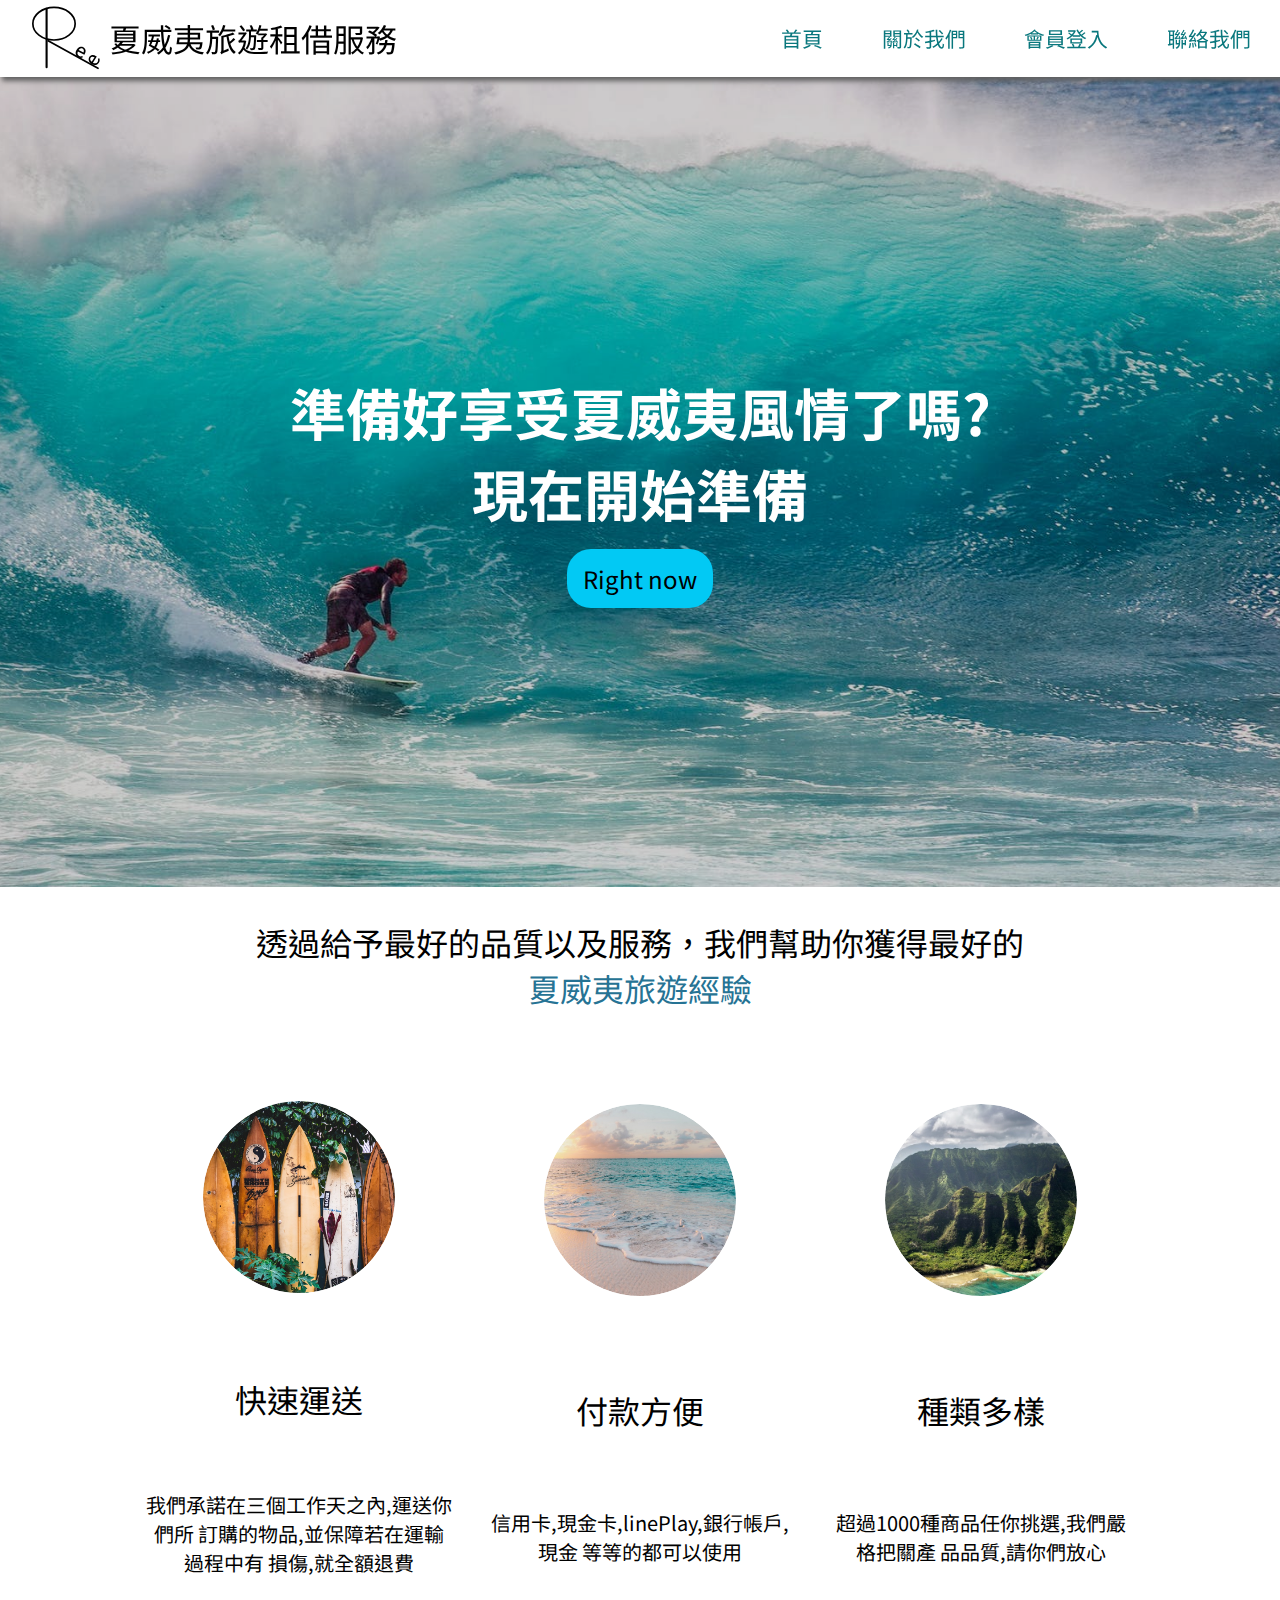
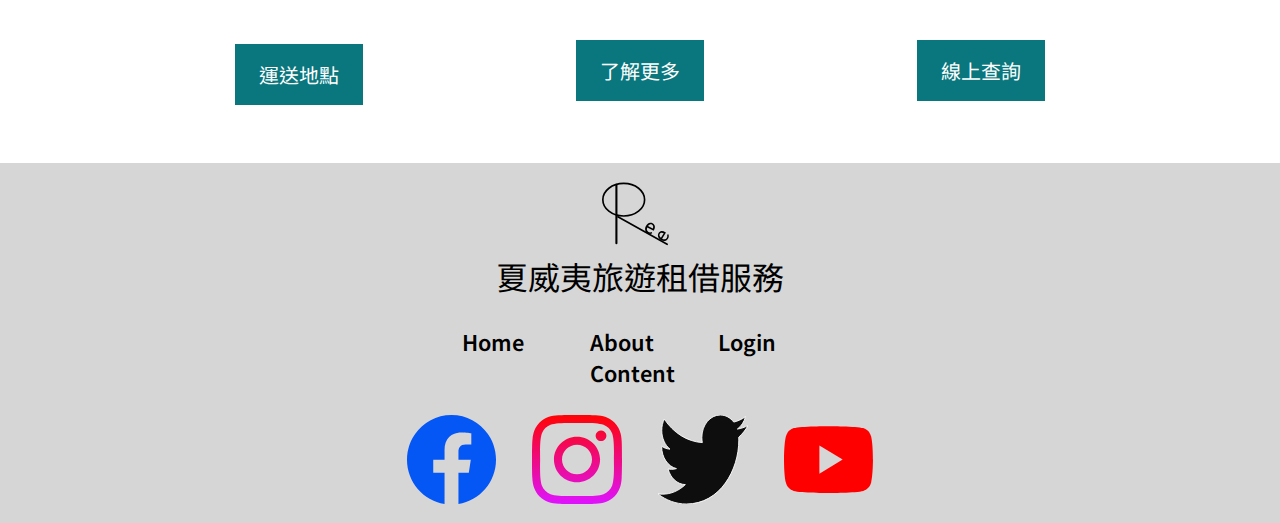
<file: project3/project2/index.html>
<!DOCTYPE html>
<html lang="zh">
<head>
    <meta charset="UTF-8">
    <meta http-equiv="X-UA-Compatible" content="IE=edge">
    <meta name="viewport" content="width=device-width, initial-scale=1.0">
    <title>夏威夷租借服務 | 夏威夷最方便快速的旅遊出租服務網站</title>
    <meta name="description" content="我們提供夏威夷旅遊出租服務，例如:衝浪板 帳篷 車子等等">
    <meta name="robots" content="index , follow">
    <!-- google font setting -->
    <link rel="preconnect" href="https://fonts.googleapis.com">
    <link rel="preconnect" href="https://fonts.gstatic.com" crossorigin>
    <link href="https://fonts.googleapis.com/css2?family=Noto+Sans+TC&display=swap" rel="stylesheet">
    <link rel="stylesheet" href="./style/style.css">
</head>
<body>
    <!-- header -->
    <header>
        <div class="logo">
            <img src="./Timg/Icons/black logo.svg" alt="Logo">
            <h1>夏威夷旅遊租借服務</h1>
        </div>

        <nav>
            <ul>
                <li><a href="#">首頁</a></li>
                <li><a href="#">關於我們</a></li>
                <li><a href="#">會員登入</a></li>
                <li><a href="#">聯絡我們</a></li>
            </ul>
        </nav>
    </header>

    <!-- image part of the first page -->
    <main>
        <section class="backImage">
            <div class="filter"></div>
            <h3>準備好享受夏威夷風情了嗎?<br/>
                現在開始準備
            </h3>
            <button class='start'>Right now</button>
        </section>


    <!-- second page -->
    <section class="second">
        <h2>透過給予最好的品質以及服務，我們幫助你獲得最好的<br/>
            <span style="color: #267394">夏威夷旅遊經驗</span></h2>

        <section class="cards">
            <div class="card">
                <div class="image-container">
                    <img
                    src="./Timg/Pictures/tatonomusic-FFCgotROOTY-unsplash.jpg" 
                    alt="pic"
                    title="夏威夷景色"
                   >
                </div>
                <h4>快速運送</h4>
                <p>我們承諾在三個工作天之內,運送你們所
                    訂購的物品,並保障若在運輸過程中有
                    損傷,就全額退費</p>
                <a href="#">運送地點</a>
            </div>

            <div class="card">
                <div class="image-container">
                    <img src="./Timg/Pictures/sean-o-KMn4VEeEPR8-unsplash.jpg" alt="pic"
                    title="夏威夷海灘">
                </div>
                <h4>付款方便</h4>
                <p>信用卡,現金卡,linePlay,銀行帳戶,現金
                   等等的都可以使用</p>
                <a href="#">了解更多</a>
            </div>

            <div class="card">
                <div class="image-container">
                    <img src="./Timg/Pictures/braden-jarvis-prSogOoFmkw-unsplash.jpg" alt="pic"
                    title="衝浪板">
                </div>
                <h4>種類多樣</h4>
                <p>超過1000種商品任你挑選,我們嚴格把關產
                    品品質,請你們放心</p>
                <a href="#">線上查詢</a>
            </div>
        </section>
    </section>


    <!-- thired page -->
    <footer>
        <div class="logo">
            <img src="./Timg/Icons/black logo.svg" alt="Logo">
            <h1>夏威夷旅遊租借服務</h1>
        </div>

        <nav>
            <ul>
                <li><a href="#">Home</a></li>
                <li><a href="#">About</a></li>
                <li><a href="#">Login</a></li>
                <li><a href="#">Content</a></li>
            </ul>
        </nav>

        <section class="links">
            <a href="https://www.facebook.com/"><img src="./Timg/Icons/facebook.svg" alt="facebook"></a>
            <a href="https://www.instagram.com/"><img src="./Timg/Icons/instagram.svg" alt="Instagram"></a>
            <a href="https://twitter.com/"><img src="./Timg/Icons/twitter.svg" alt="twitter"></a>
            <a href="https://www.youtube.com/"><img src="./Timg/Icons/youtube.svg" alt="youtube"></a>
        </section>
    </footer>
</body>
</html>
</file>
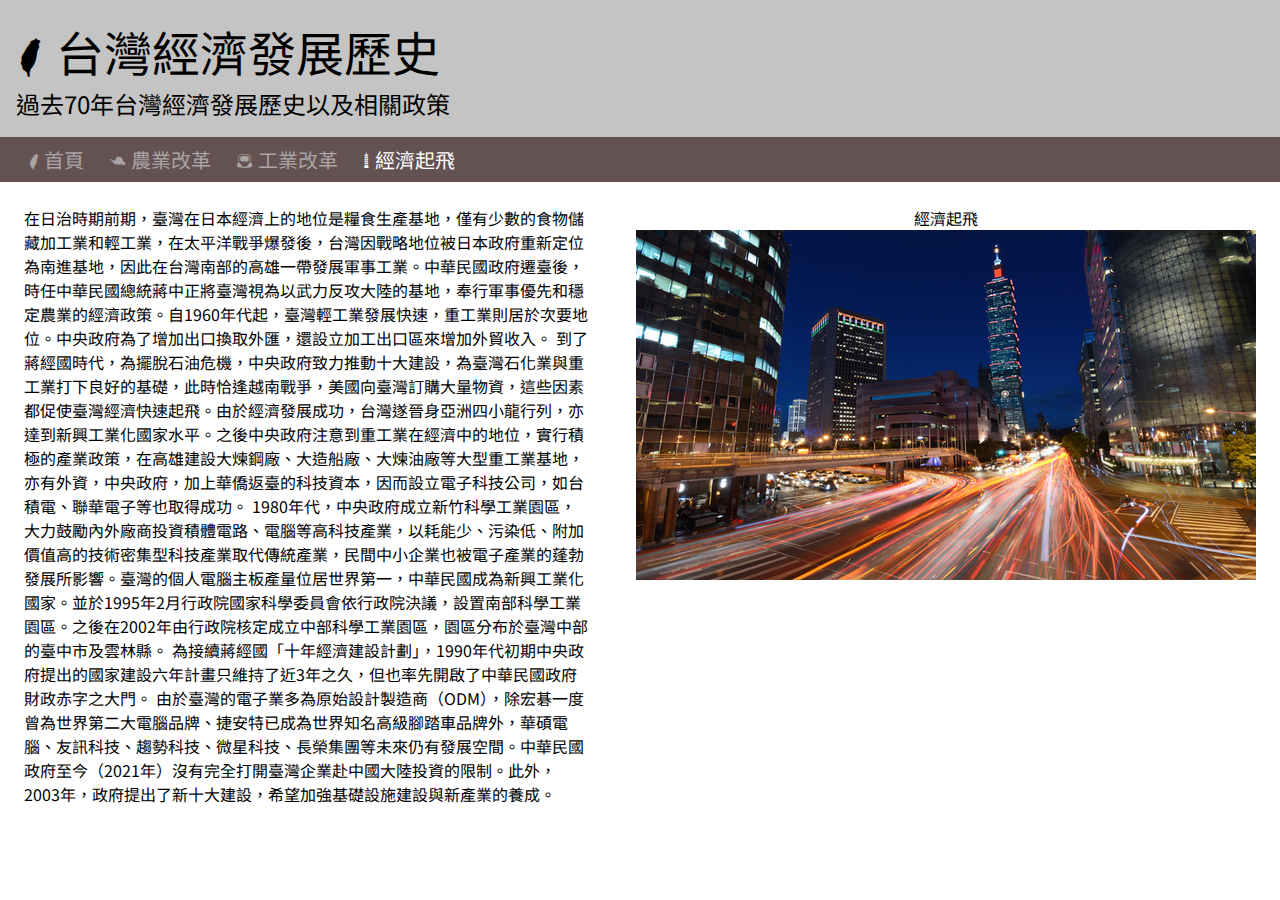
<file: project3/project1/fourth.html>
<!DOCTYPE html>
<html lang="zh-Hant">
<head>
    <meta charset="UTF-8">
    <meta http-equiv="X-UA-Compatible" content="IE=edge">
    <meta name="viewport" content="width=device-width, initial-scale=1.0">
    <title>台灣發展歷史網頁</title>
    <meta name="description" content="此網站介紹台灣過去70年的經濟發展與相關政策">
    <link rel="stylesheet" href="./style.css">
    <link rel="stylesheet" href="./TWicon/twicon.css">
    <link rel="preconnect" href="https://fonts.googleapis.com">
    <!-- google font字體 -->
    <link rel="preconnect" href="https://fonts.gstatic.com" crossorigin>
    <link href="https://fonts.googleapis.com/css2?family=Noto+Sans+TC:wght@300&display=swap" rel="stylesheet">
</head>
<body>
    <!-- 標籤 -->
    <header>
        <h1 class="headerTitle"><i class="twicon-main-island"></i>
            台灣經濟發展歷史
        </h1>
        <h3 class="headerText">過去70年台灣經濟發展歷史以及相關政策</h3>
    </header>
    
    <!-- 導覽列 -->
    <nav>
        <ul>
            <li><a href="index.html" ><i class="twicon-main-island"></i>
             首頁</a></li>
            <li><a href="second.html"><i class="twicon-gueishan-island"></i>
             農業改革</a></li>
            <li><a href="thired.html"><i class="twicon-high-speed-rail"></i>
             工業改革</a></li>
            <li><a class="active" href="fourth.html"><i class="twicon-taipei101"></i>
             經濟起飛</a></li>
        </ul>
    </nav>
    <!-- 主要內容 -->
    <main>
        <section class="left">
            <p> 在日治時期前期，臺灣在日本經濟上的地位是糧食生產基地，僅有少數的食物儲藏加工業和輕工業，在太平洋戰爭爆發後，台灣因戰略地位被日本政府重新定位為南進基地，因此在台灣南部的高雄一帶發展軍事工業。中華民國政府遷臺後，時任中華民國總統蔣中正將臺灣視為以武力反攻大陸的基地，奉行軍事優先和穩定農業的經濟政策。自1960年代起，臺灣輕工業發展快速，重工業則居於次要地位。中央政府為了增加出口換取外匯，還設立加工出口區來增加外貿收入。

                到了蔣經國時代，為擺脫石油危機，中央政府致力推動十大建設，為臺灣石化業與重工業打下良好的基礎，此時恰逢越南戰爭，美國向臺灣訂購大量物資，這些因素都促使臺灣經濟快速起飛。由於經濟發展成功，台灣遂晉身亞洲四小龍行列，亦達到新興工業化國家水平。之後中央政府注意到重工業在經濟中的地位，實行積極的產業政策，在高雄建設大煉鋼廠、大造船廠、大煉油廠等大型重工業基地，亦有外資，中央政府，加上華僑返臺的科技資本，因而設立電子科技公司，如台積電、聯華電子等也取得成功。
                
                1980年代，中央政府成立新竹科學工業園區，大力鼓勵內外廠商投資積體電路、電腦等高科技產業，以耗能少、污染低、附加價值高的技術密集型科技產業取代傳統產業，民間中小企業也被電子產業的蓬勃發展所影響。臺灣的個人電腦主板產量位居世界第一，中華民國成為新興工業化國家。並於1995年2月行政院國家科學委員會依行政院決議，設置南部科學工業園區。之後在2002年由行政院核定成立中部科學工業園區，園區分布於臺灣中部的臺中市及雲林縣。
                
                為接續蔣經國「十年經濟建設計劃」，1990年代初期中央政府提出的國家建設六年計畫只維持了近3年之久，但也率先開啟了中華民國政府財政赤字之大門。
                
                由於臺灣的電子業多為原始設計製造商（ODM），除宏碁一度曾為世界第二大電腦品牌、捷安特已成為世界知名高級腳踏車品牌外，華碩電腦、友訊科技、趨勢科技、微星科技、長榮集團等未來仍有發展空間。中華民國政府至今（2021年）沒有完全打開臺灣企業赴中國大陸投資的限制。此外，2003年，政府提出了新十大建設，希望加強基礎設施建設與新產業的養成。
                </p>
        </section>
        <section class="right">
            <h4>經濟起飛</h4>
            <div>
                <img src="./33dd91eb-c880-ab55-ad87-423573ec88f0_620.jpg" alt="經濟起飛">
            </div>
        </section>
    </main>
</body>
</html>
</file>
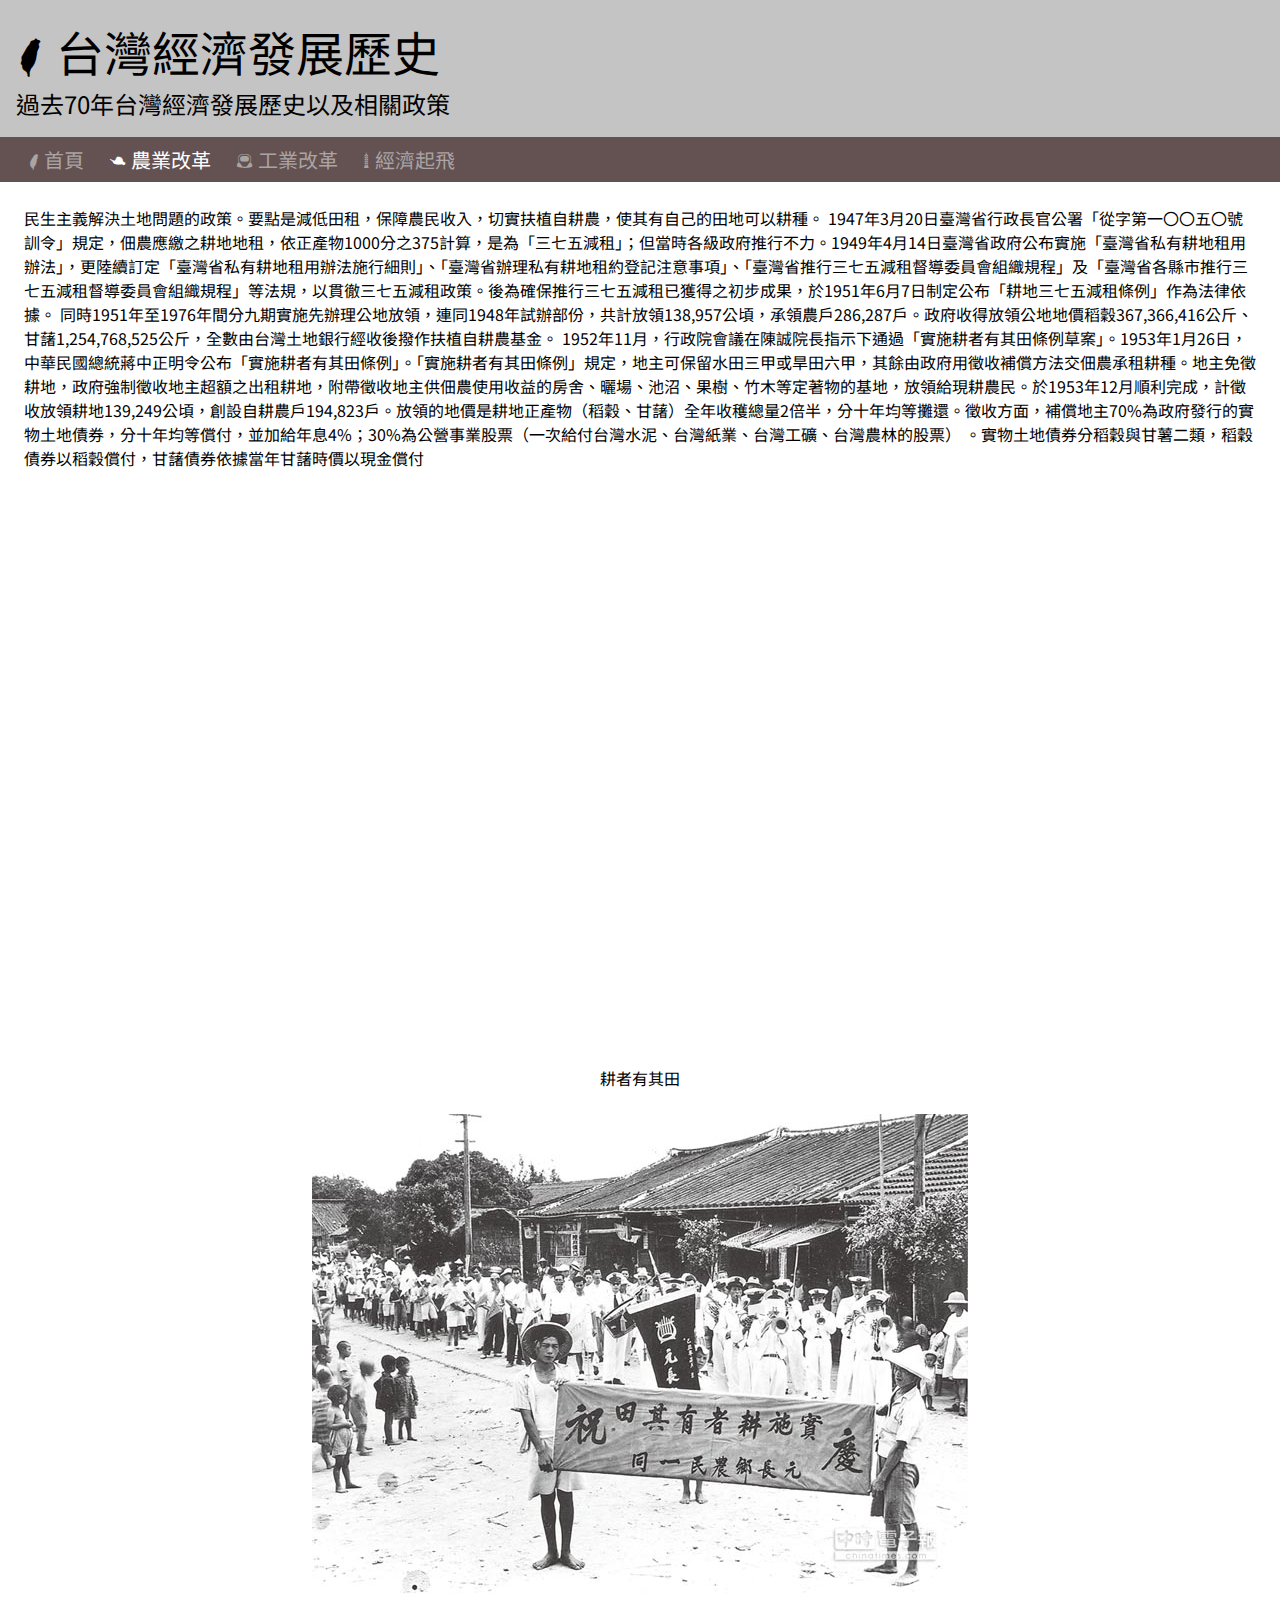
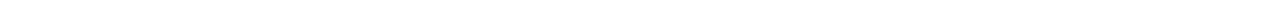
<file: project3/project1/second.html>
<!DOCTYPE html>
<html lang="zh-Hant">
<head>
    <meta charset="UTF-8">
    <meta http-equiv="X-UA-Compatible" content="IE=edge">
    <meta name="viewport" content="width=device-width, initial-scale=1.0">
    <title>台灣發展歷史網頁</title>
    <meta name="description" content="此網站介紹台灣過去70年的經濟發展與相關政策">
    <link rel="stylesheet" href="./style.css">
    <link rel="stylesheet" href="./TWicon/twicon.css">
    <link rel="preconnect" href="https://fonts.googleapis.com">
    <!-- google font字體 -->
    <link rel="preconnect" href="https://fonts.gstatic.com" crossorigin>
    <link href="https://fonts.googleapis.com/css2?family=Noto+Sans+TC:wght@300&display=swap" rel="stylesheet">
</head>
<body>
    <!-- 標籤 -->
    <header>
        <h1 class="headerTitle"><i class="twicon-main-island"></i>
            台灣經濟發展歷史
        </h1>
        <h3 class="headerText">過去70年台灣經濟發展歷史以及相關政策</h3>
    </header>
    
    <!-- 導覽列 -->
    <nav>
        <ul>
            <li><a href="index.html" ><i class="twicon-main-island"></i>
             首頁</a></li>
            <li><a class="active" href="second.html"><i class="twicon-gueishan-island"></i>
             農業改革</a></li>
            <li><a href="thired.html"><i class="twicon-high-speed-rail"></i>
             工業改革</a></li>
            <li><a href="fourth.html"><i class="twicon-taipei101"></i>
             經濟起飛</a></li>
        </ul>
    </nav>
    <!-- 主要內容 -->
    <main>
        <section class="left">
            <p> 民生主義解決土地問題的政策。要點是減低田租，保障農民收入，切實扶植自耕農，使其有自己的田地可以耕種。

                1947年3月20日臺灣省行政長官公署「從字第一〇〇五〇號訓令」規定，佃農應繳之耕地地租，依正產物1000分之375計算，是為「三七五減租」；但當時各級政府推行不力。1949年4月14日臺灣省政府公布實施「臺灣省私有耕地租用辦法」，更陸續訂定「臺灣省私有耕地租用辦法施行細則」、「臺灣省辦理私有耕地租約登記注意事項」、「臺灣省推行三七五減租督導委員會組織規程」及「臺灣省各縣市推行三七五減租督導委員會組織規程」等法規，以貫徹三七五減租政策。後為確保推行三七五減租已獲得之初步成果，於1951年6月7日制定公布「耕地三七五減租條例」作為法律依據。
                
                同時1951年至1976年間分九期實施先辦理公地放領，連同1948年試辦部份，共計放領138,957公頃，承領農戶286,287戶。政府收得放領公地地價稻穀367,366,416公斤、甘藷1,254,768,525公斤，全數由台灣土地銀行經收後撥作扶植自耕農基金。
                
                1952年11月，行政院會議在陳誠院長指示下通過「實施耕者有其田條例草案」。1953年1月26日，中華民國總統蔣中正明令公布「實施耕者有其田條例」。「實施耕者有其田條例」規定，地主可保留水田三甲或旱田六甲，其餘由政府用徵收補償方法交佃農承租耕種。地主免徵耕地，政府強制徵收地主超額之出租耕地，附帶徵收地主供佃農使用收益的房舍、曬場、池沼、果樹、竹木等定著物的基地，放領給現耕農民。於1953年12月順利完成，計徵收放領耕地139,249公頃，創設自耕農戶194,823戶。放領的地價是耕地正產物（稻穀、甘藷）全年收穫總量2倍半，分十年均等攤還。徵收方面，補償地主70%為政府發行的實物土地債券，分十年均等償付，並加給年息4%；30%為公營事業股票（一次給付台灣水泥、台灣紙業、台灣工礦、台灣農林的股票）
                。實物土地債券分稻穀與甘薯二類，稻穀債券以稻穀償付，甘藷債券依據當年甘藷時價以現金償付
                </p>
            <br/>
            <p>

                </p>
            <br/>
            <div id="curve_chart" style="width: 900px; height: 500px"></div>
        </section>
        <section class="right">
            <h4>耕者有其田</h4><br/>
            <div>
                <img src="./土地改革.jpg" alt="土地改革">
            </div>
        </section>
    </main>
</body>
</html>
</file>
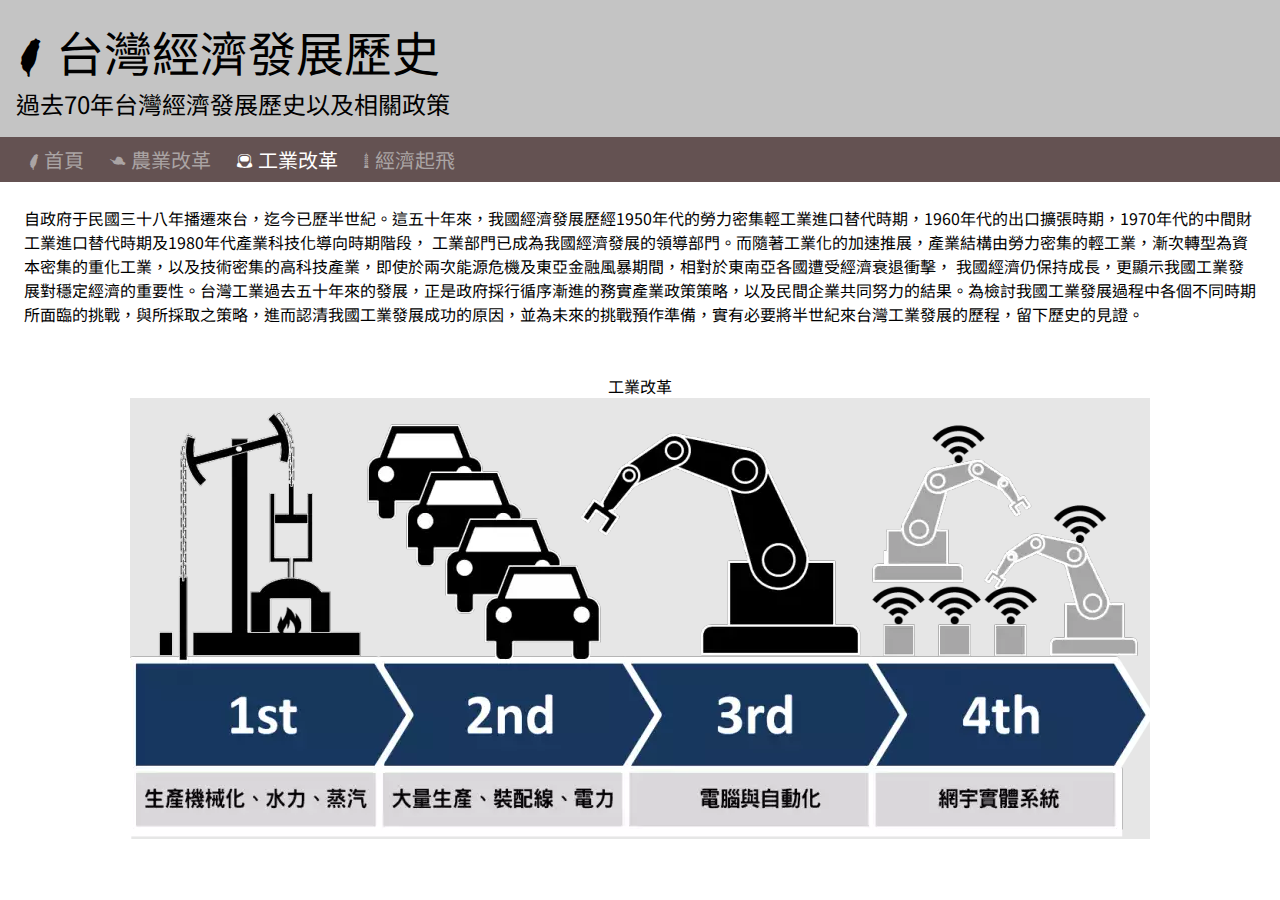
<file: project3/project1/thired.html>
<!DOCTYPE html>
<html lang="zh-Hant">
<head>
    <meta charset="UTF-8">
    <meta http-equiv="X-UA-Compatible" content="IE=edge">
    <meta name="viewport" content="width=device-width, initial-scale=1.0">
    <title>台灣發展歷史網頁</title>
    <meta name="description" content="此網站介紹台灣過去70年的經濟發展與相關政策">
    <link rel="stylesheet" href="./style.css">
    <link rel="stylesheet" href="./TWicon/twicon.css">
    <link rel="preconnect" href="https://fonts.googleapis.com">
    <!-- google font字體 -->
    <link rel="preconnect" href="https://fonts.gstatic.com" crossorigin>
    <link href="https://fonts.googleapis.com/css2?family=Noto+Sans+TC:wght@300&display=swap" rel="stylesheet">
</head>
<body>
    <!-- 標籤 -->
    <header>
        <h1 class="headerTitle"><i class="twicon-main-island"></i>
            台灣經濟發展歷史
        </h1>
        <h3 class="headerText">過去70年台灣經濟發展歷史以及相關政策</h3>
    </header>
    
    <!-- 導覽列 -->
    <nav>
        <ul>
            <li><a href="index.html" ><i class="twicon-main-island"></i>
             首頁</a></li>
            <li><a href="second.html"><i class="twicon-gueishan-island"></i>
             農業改革</a></li>
            <li><a class="active" href="thired.html"><i class="twicon-high-speed-rail"></i>
             工業改革</a></li>
            <li><a href="fourth.html"><i class="twicon-taipei101"></i>
             經濟起飛</a></li>
        </ul>
    </nav>
    <!-- 主要內容 -->
    <main>
        <section class="left">
            <p> 自政府于民國三十八年播遷來台，迄今已歷半世紀。這五十年來，我國經濟發展歷經1950年代的勞力密集輕工業進口替代時期，1960年代的出口擴張時期，1970年代的中間財工業進口替代時期及1980年代產業科技化導向時期階段，
                工業部門已成為我國經濟發展的領導部門。而隨著工業化的加速推展，產業結構由勞力密集的輕工業，漸次轉型為資本密集的重化工業，以及技術密集的高科技產業，即使於兩次能源危機及東亞金融風暴期間，相對於東南亞各國遭受經濟衰退衝擊，
                我國經濟仍保持成長，更顯示我國工業發展對穩定經濟的重要性。台灣工業過去五十年來的發展，正是政府採行循序漸進的務實產業政策策略，以及民間企業共同努力的結果。為檢討我國工業發展過程中各個不同時期所面臨的挑戰，與所採取之策略，進而認清我國工業發展成功的原因，並為未來的挑戰預作準備，實有必要將半世紀來台灣工業發展的歷程，留下歷史的見證。 </p>
        </section>
        <section class="right">
            <h4>工業改革</h4>
            <div>
                <img src="./擷取.PNG" alt="工業改革">
            </div>
        </section>
    </main>
</body>
</html>
</file>
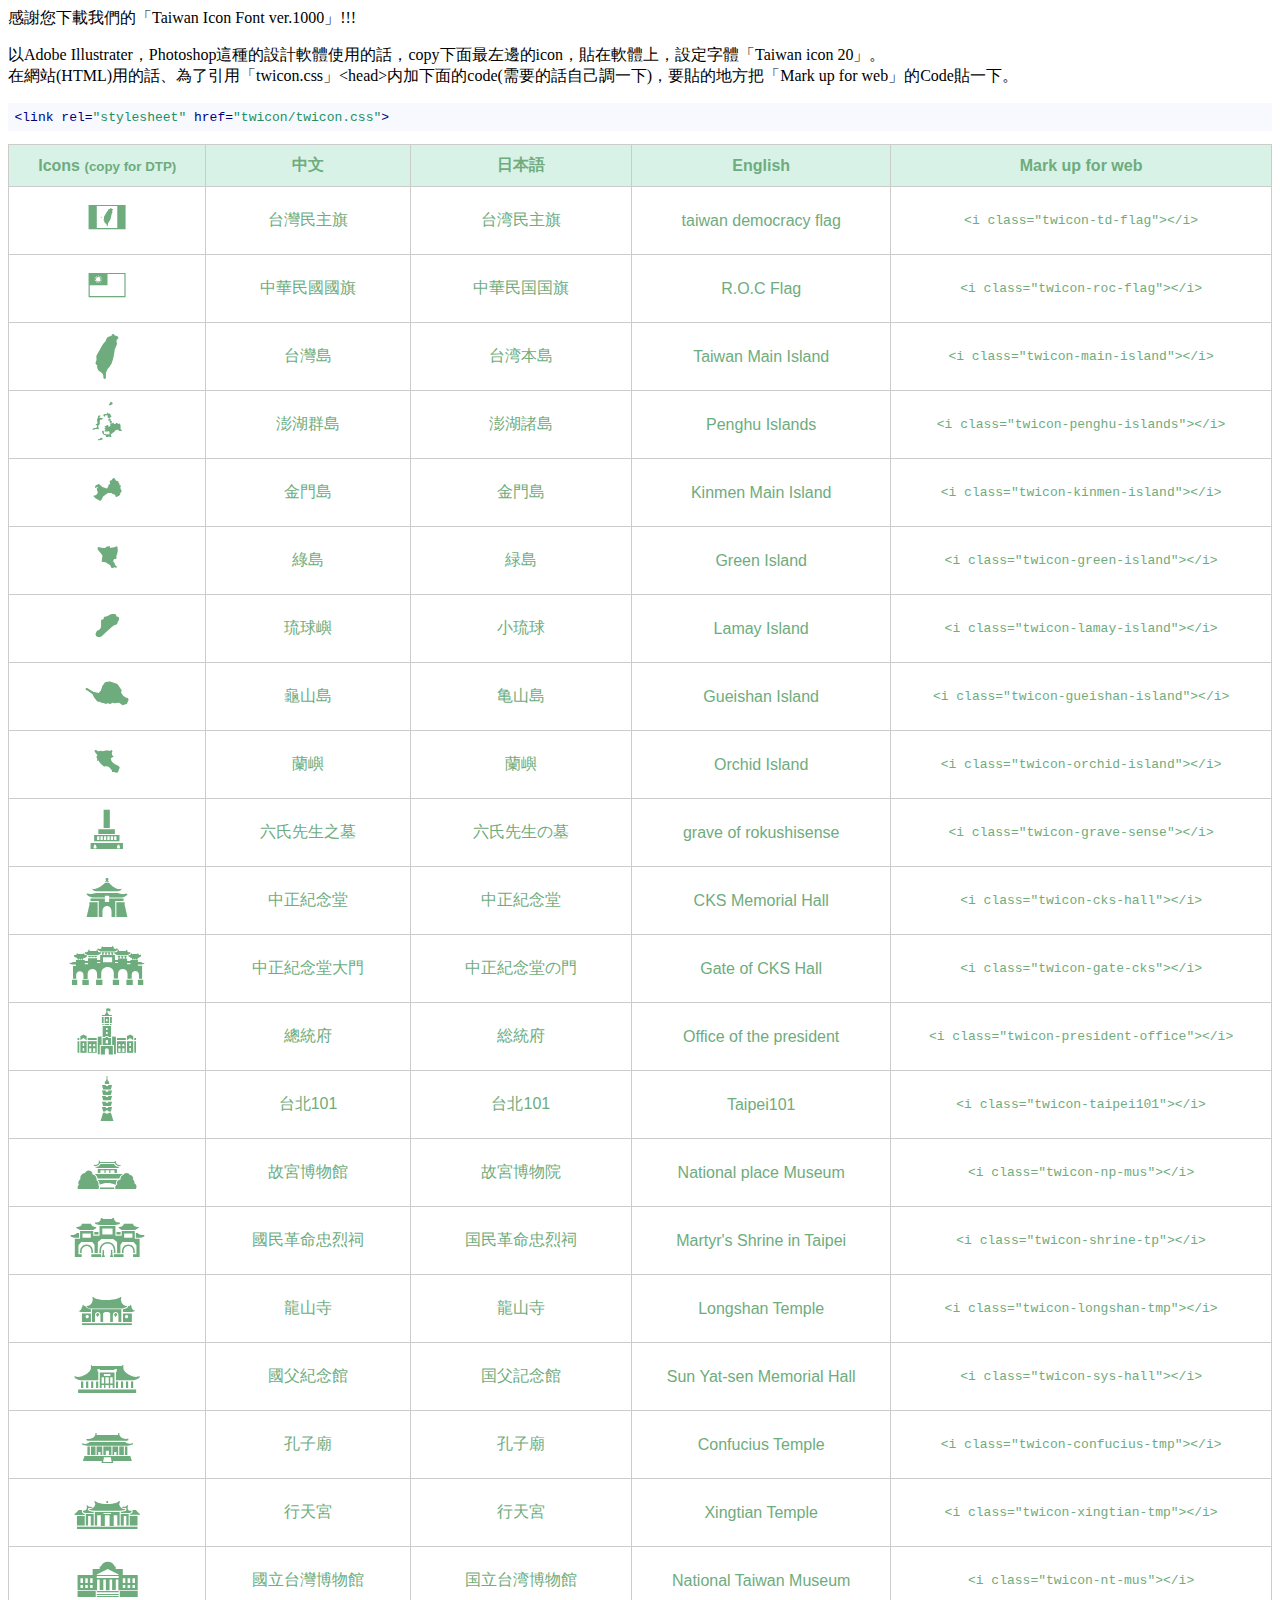
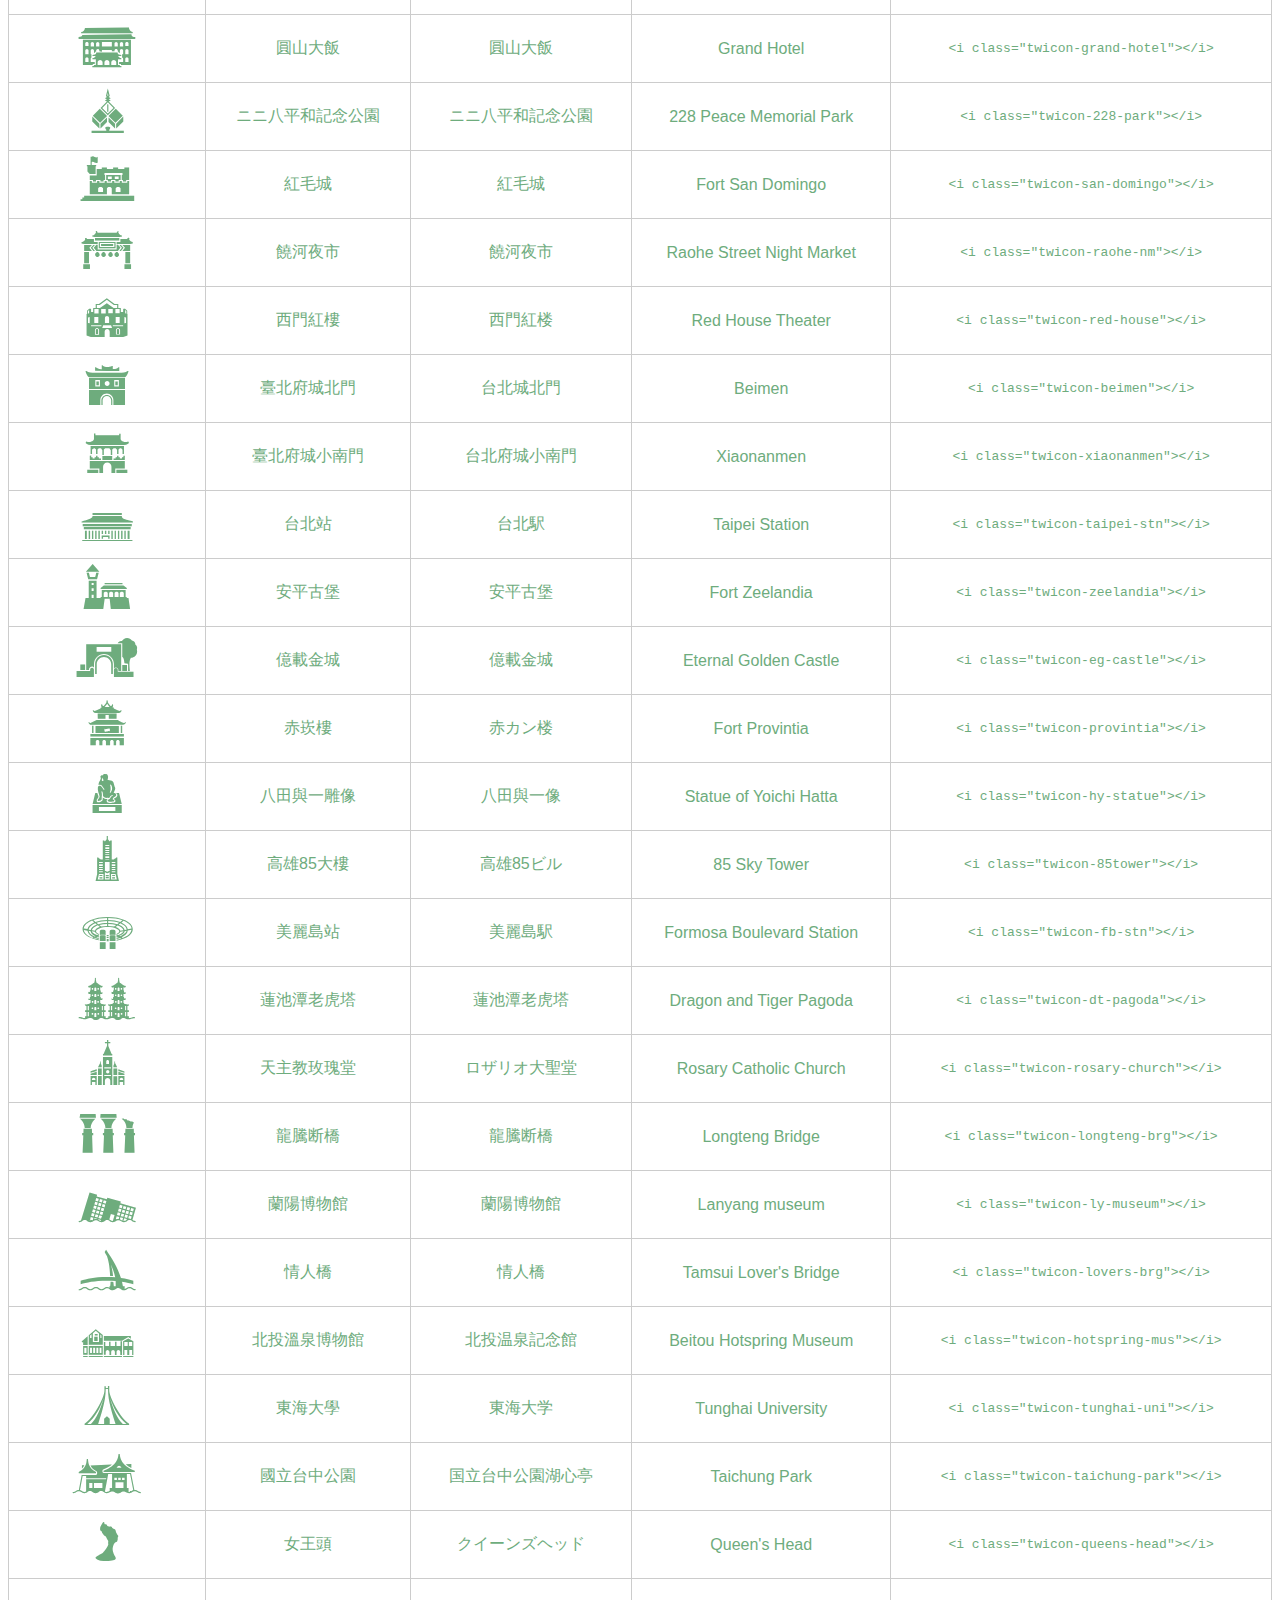
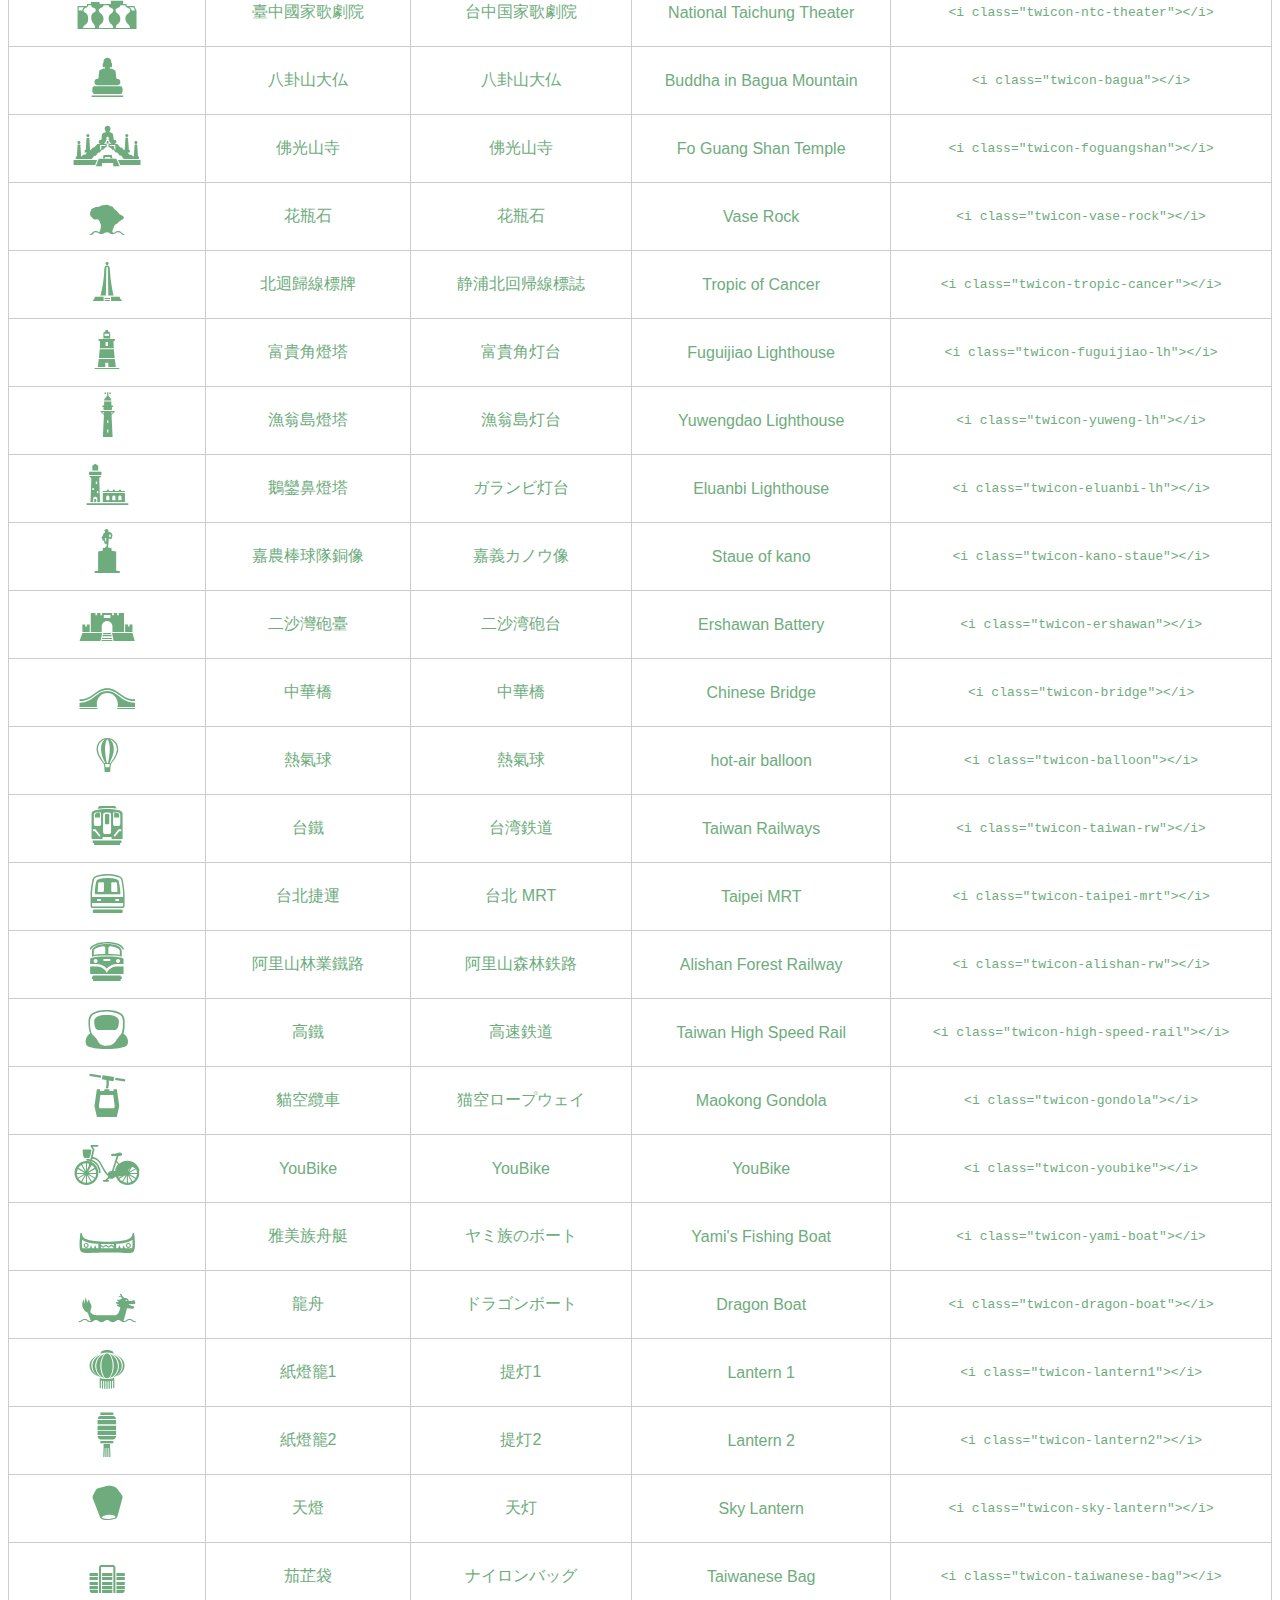
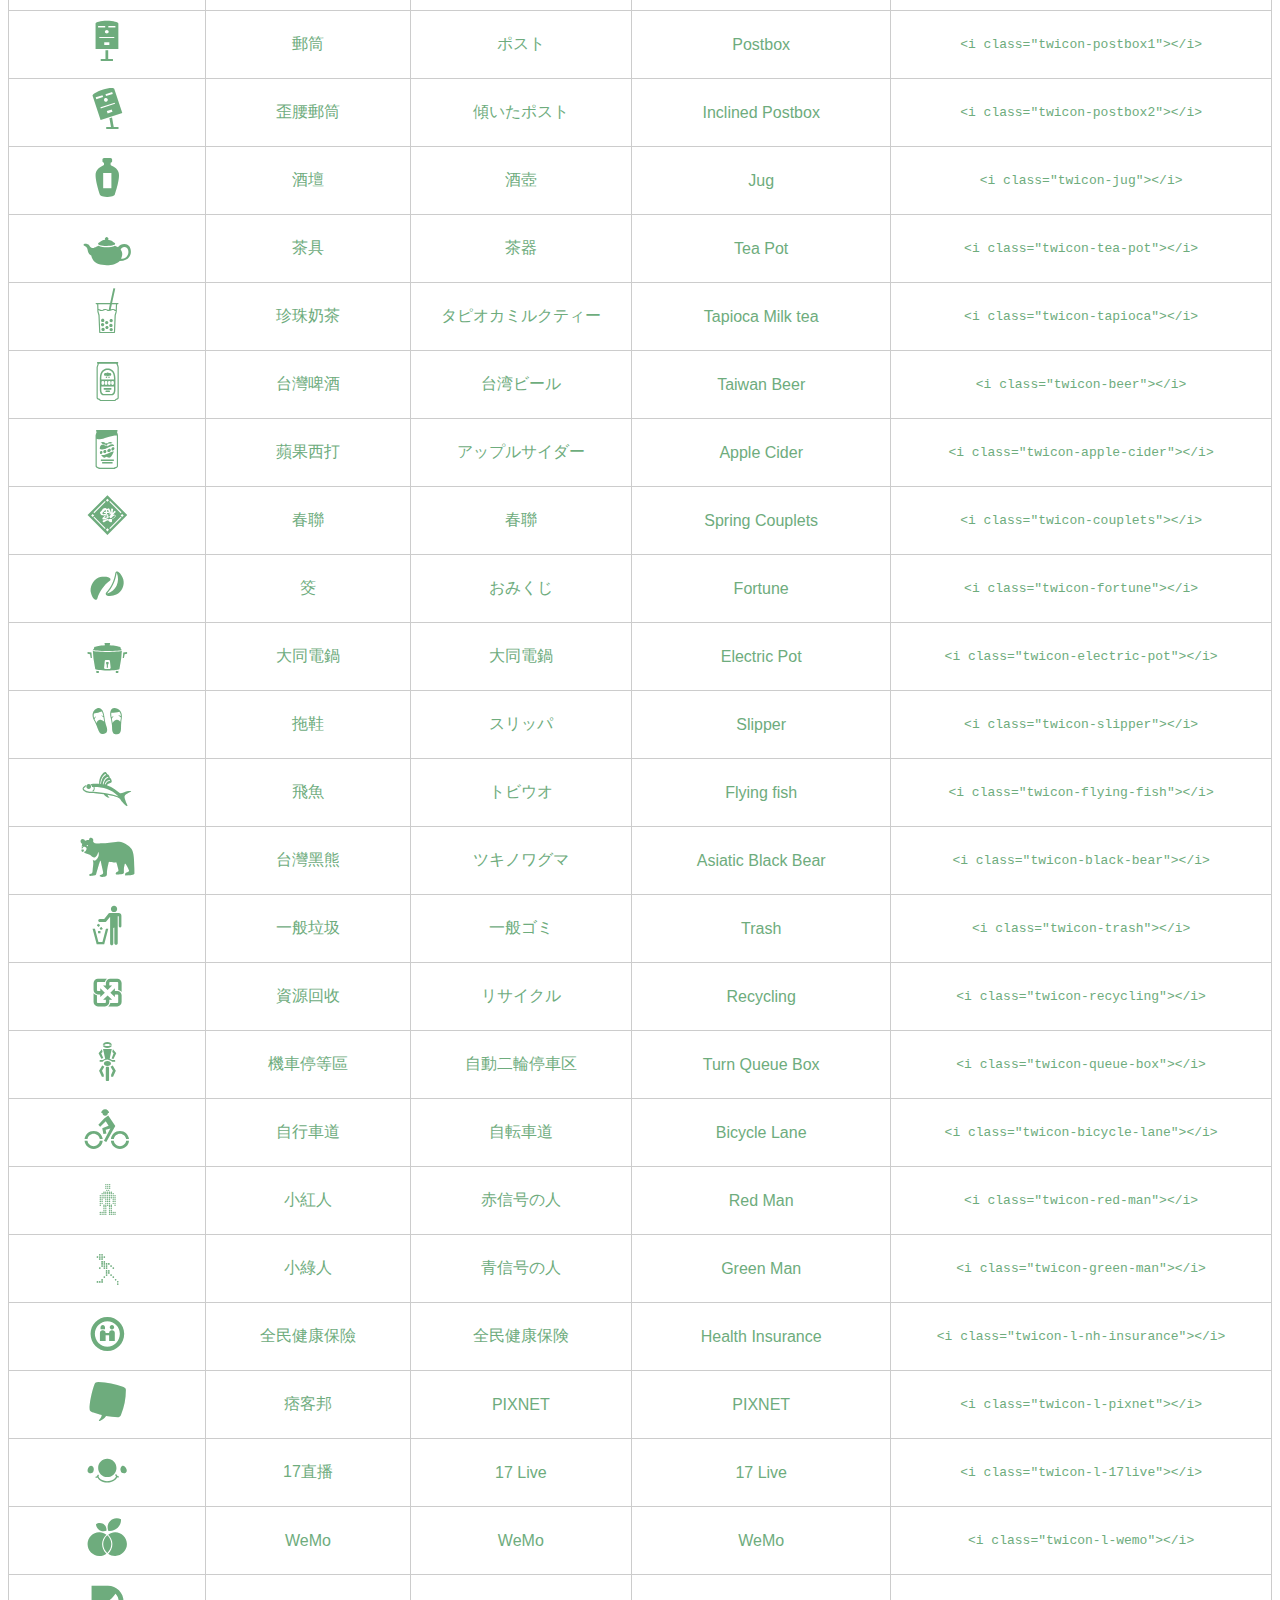
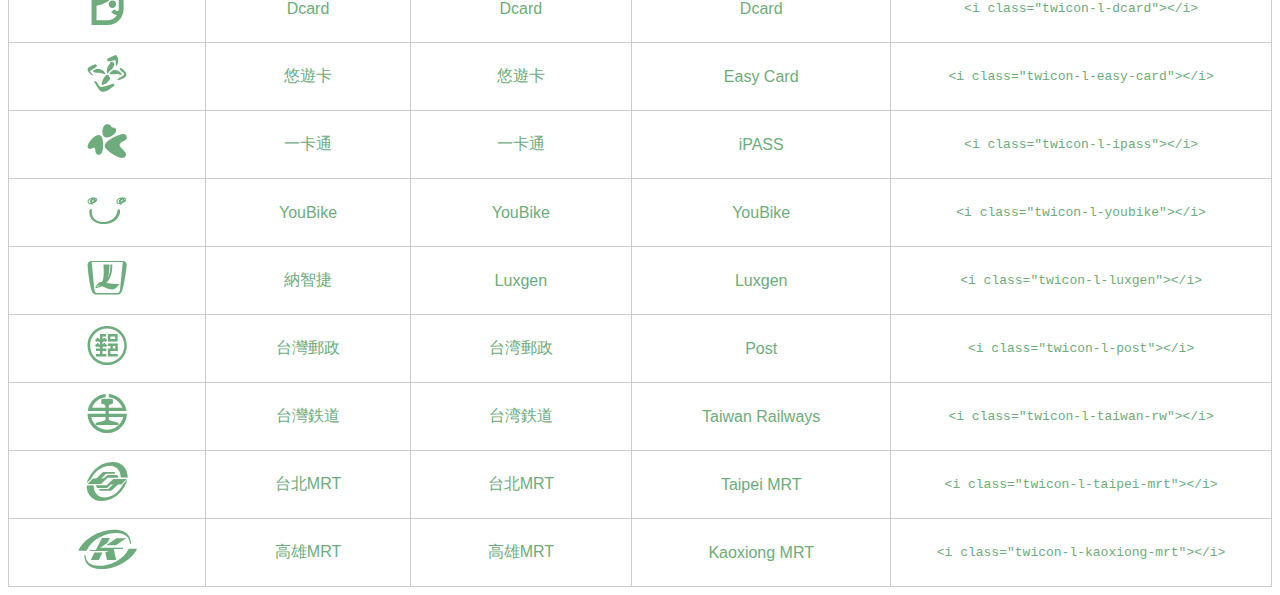
<file: project3/project1/TWicon/List.html>
<head>
 <title>一覽表|一覧表|List</title>
 <style type="text/css">
  table{
    width: 100%;
    border-collapse: collapse;
    border-spacing: 0;
    color:#6EAC7D;
    font-family: sans-serif ;
  }

  table th{
    padding: 10px 20px;
    text-align: center;
    border: 1px solid #ccc;
    background-color: #D9F2E7
  }

  table td{
    padding: 0px 20px;
    text-align: center;
    border: 1px solid #ccc;
  }

  table td.icon {
    font-family: "twicon" ;
    font-size: 3.5em ;
    border: 1px solid #ccc;
  }

  table tr:hover{
    background-color: #4A7756;
    color:#fff;
  }

  @font-face {
   font-family: 'twicon';
   src: url('twicon.woff') ;
   src: url('twicon.woff2') ;
  }
 </style>
</head>
<body>
 <p>
   感謝您下載我們的「Taiwan Icon Font ver.1000」!!!
 </p>
 <p>
   以Adobe Illustrater，Photoshop這種的設計軟體使用的話，copy下面最左邊的icon，貼在軟體上，設定字體「Taiwan icon 20」。
  <br>在網站(HTML)用的話、為了引用「twicon.css」&lt;head&gt;内加下面的code(需要的話自己調一下)，要貼的地方把「Mark up for web」的Code貼一下。
  <pre style="display:block;overflow-x:auto;padding:0.5em;color:#000;background:#f8f8ff"><code><span style="color:#000080;font-weight:normal">&lt;<span style="color:#000080;font-weight:normal">link</span> <span class="hljs-attr">rel</span>=<span style="color:#219161">&quot;stylesheet&quot;</span> <span class="hljs-attr">href</span>=<span style="color:#219161">&quot;twicon/twicon.css&quot;</span>&gt;</span></code></pre>

 <table>
  <tr>
    <th>Icons <small>(copy for DTP)</small></th>
    <th>中文</th>
    <th>日本語</th>
    <th>English</th>
    <th>Mark up for web</th>
  </tr>
  <tr>
    <td class="icon">ꀀ</td>
    <td>台灣民主旗</td>
    <td>台湾民主旗</td>
    <td>taiwan democracy flag</td>
    <td><code>&lt;i class="twicon-td-flag"&gt;&lt;/i&gt;</code></td>
  </tr>
  <tr>
    <td class="icon">ꀁ</td>
    <td>中華民國國旗</td>
    <td>中華民国国旗</td>
    <td>R.O.C Flag</td>
    <td><code>&lt;i class="twicon-roc-flag"&gt;&lt;/i&gt;</code></td>
  </tr>
  <tr>
    <td class="icon">ꀂ</td>
    <td>台灣島</td>
    <td>台湾本島</td>
    <td>Taiwan Main Island</td>
    <td><code>&lt;i class="twicon-main-island"&gt;&lt;/i&gt;</code></td>
  </tr>
  <tr>
    <td class="icon">ꀃ</td>
    <td>澎湖群島</td>
    <td>澎湖諸島</td>
    <td>Penghu Islands</td>
    <td><code>&lt;i class="twicon-penghu-islands"&gt;&lt;/i&gt;</code></td>
  </tr>
  <tr>
    <td class="icon">ꀄ</td>
    <td>金門島</td>
    <td>金門島</td>
    <td>Kinmen Main Island</td>
    <td><code>&lt;i class="twicon-kinmen-island"&gt;&lt;/i&gt;</code></td>
  </tr>
  <tr>
    <td class="icon">ꀅ</td>
    <td>綠島</td>
    <td>緑島</td>
    <td>Green Island</td>
    <td><code>&lt;i class="twicon-green-island"&gt;&lt;/i&gt;</code></td>
  </tr>
  <tr>
    <td class="icon">ꀆ</td>
    <td>琉球嶼</td>
    <td>小琉球</td>
    <td>Lamay Island</td>
    <td><code>&lt;i class="twicon-lamay-island"&gt;&lt;/i&gt;</code></td>
  </tr>
  <tr>
    <td class="icon">ꀇ</td>
    <td>龜山島</td>
    <td>亀山島</td>
    <td>Gueishan Island</td>
    <td><code>&lt;i class="twicon-gueishan-island"&gt;&lt;/i&gt;</code></td>
  </tr>
  <tr>
    <td class="icon">ꀈ</td>
    <td>蘭嶼</td>
    <td>蘭嶼</td>
    <td>Orchid Island</td>
    <td><code>&lt;i class="twicon-orchid-island"&gt;&lt;/i&gt;</code></td>
  </tr>
  <tr>
    <td class="icon">ꀉ</td>
    <td>六氏先生之墓</td>
    <td>六氏先生の墓</td>
    <td>grave of rokushisense</td>
    <td><code>&lt;i class="twicon-grave-sense"&gt;&lt;/i&gt;</code></td>
  </tr>
  <tr>
    <td class="icon">ꀊ</td>
    <td>中正紀念堂</td>
    <td>中正紀念堂</td>
    <td>CKS Memorial Hall</td>
    <td><code>&lt;i class="twicon-cks-hall"&gt;&lt;/i&gt;</code></td>
  </tr>
  <tr>
    <td class="icon">ꀋ</td>
    <td>中正紀念堂大門</td>
    <td>中正紀念堂の門</td>
    <td>Gate of CKS Hall</td>
    <td><code>&lt;i class="twicon-gate-cks"&gt;&lt;/i&gt;</code></td>
  </tr>
  <tr>
    <td class="icon">ꀌ</td>
    <td>總統府</td>
    <td>総統府</td>
    <td>Office of the president</td>
    <td><code>&lt;i class="twicon-president-office"&gt;&lt;/i&gt;</code></td>
  </tr>
  <tr>
    <td class="icon">ꀍ</td>
    <td>台北101</td>
    <td>台北101</td>
    <td>Taipei101</td>
    <td><code>&lt;i class="twicon-taipei101"&gt;&lt;/i&gt;</code></td>
  </tr>
  <tr>
    <td class="icon">ꀎ</td>
    <td>故宮博物館</td>
    <td>故宮博物院</td>
    <td>National place Museum</td>
    <td><code>&lt;i class="twicon-np-mus"&gt;&lt;/i&gt;</code></td>
  </tr>
  <tr>
    <td class="icon">ꀏ</td>
    <td>國民革命忠烈祠</td>
    <td>国民革命忠烈祠</td>
    <td>Martyr's Shrine in Taipei</td>
    <td><code>&lt;i class="twicon-shrine-tp"&gt;&lt;/i&gt;</code></td>
  </tr>
  <tr>
    <td class="icon">ꀐ</td>
    <td>龍山寺</td>
    <td>龍山寺</td>
    <td>Longshan Temple</td>
    <td><code>&lt;i class="twicon-longshan-tmp"&gt;&lt;/i&gt;</code></td>
  </tr>
  <tr>
    <td class="icon">ꀑ</td>
    <td>國父紀念館</td>
    <td>国父記念館</td>
    <td>Sun Yat-sen Memorial Hall</td>
    <td><code>&lt;i class="twicon-sys-hall"&gt;&lt;/i&gt;</code></td>
  </tr>
  <tr>
    <td class="icon">ꀒ</td>
    <td>孔子廟</td>
    <td>孔子廟</td>
    <td>Confucius Temple</td>
    <td><code>&lt;i class="twicon-confucius-tmp"&gt;&lt;/i&gt;</code></td>
  </tr>
  <tr>
    <td class="icon">ꀓ</td>
    <td>行天宮</td>
    <td>行天宮</td>
    <td>Xingtian Temple</td>
    <td><code>&lt;i class="twicon-xingtian-tmp"&gt;&lt;/i&gt;</code></td>
  </tr>
  <tr>
    <td class="icon">ꀔ</td>
    <td>國立台灣博物館</td>
    <td>国立台湾博物館</td>
    <td>National Taiwan Museum</td>
    <td><code>&lt;i class="twicon-nt-mus"&gt;&lt;/i&gt;</code></td>
  </tr>
  <tr>
    <td class="icon">ꀕ</td>
    <td>圓山大飯</td>
    <td>圓山大飯</td>
    <td>Grand Hotel</td>
    <td><code>&lt;i class="twicon-grand-hotel"&gt;&lt;/i&gt;</code></td>
  </tr>
  <tr>
    <td class="icon">ꀖ</td>
    <td>ニニ八平和記念公園</td>
    <td>ニニ八平和記念公園</td>
    <td>228 Peace Memorial Park</td>
    <td><code>&lt;i class="twicon-228-park"&gt;&lt;/i&gt;</code></td>
  </tr>
  <tr>
    <td class="icon">ꀗ</td>
    <td>紅毛城</td>
    <td>紅毛城</td>
    <td>Fort San Domingo</td>
    <td><code>&lt;i class="twicon-san-domingo"&gt;&lt;/i&gt;</code></td>
  </tr>
  <tr>
    <td class="icon">ꀘ</td>
    <td>饒河夜市</td>
    <td>饒河夜市</td>
    <td>Raohe Street Night Market</td>
    <td><code>&lt;i class="twicon-raohe-nm"&gt;&lt;/i&gt;</code></td>
  </tr>
  <tr>
    <td class="icon">ꀙ</td>
    <td>西門紅樓</td>
    <td>西門紅楼</td>
    <td>Red House Theater</td>
    <td><code>&lt;i class="twicon-red-house"&gt;&lt;/i&gt;</code></td>
  </tr>
  <tr>
    <td class="icon">ꀚ</td>
    <td>臺北府城北門</td>
    <td>台北城北門</td>
    <td>Beimen</td>
    <td><code>&lt;i class="twicon-beimen"&gt;&lt;/i&gt;</code></td>
  </tr>
  <tr>
    <td class="icon">ꀛ</td>
    <td>臺北府城小南門</td>
    <td>台北府城小南門</td>
    <td>Xiaonanmen</td>
    <td><code>&lt;i class="twicon-xiaonanmen"&gt;&lt;/i&gt;</code></td>
  </tr>
  <tr>
    <td class="icon">ꀜ</td>
    <td>台北站</td>
    <td>台北駅</td>
    <td>Taipei Station</td>
    <td><code>&lt;i class="twicon-taipei-stn"&gt;&lt;/i&gt;</code></td>
  </tr>
  <tr>
    <td class="icon">ꀝ</td>
    <td>安平古堡</td>
    <td>安平古堡</td>
    <td>Fort Zeelandia</td>
    <td><code>&lt;i class="twicon-zeelandia"&gt;&lt;/i&gt;</code></td>
  </tr>
  <tr>
    <td class="icon">ꀞ</td>
    <td>億載金城</td>
    <td>億載金城</td>
    <td>Eternal Golden Castle</td>
    <td><code>&lt;i class="twicon-eg-castle"&gt;&lt;/i&gt;</code></td>
  </tr>
  <tr>
    <td class="icon">ꀟ</td>
    <td>赤崁樓</td>
    <td>赤カン楼</td>
    <td>Fort Provintia</td>
    <td><code>&lt;i class="twicon-provintia"&gt;&lt;/i&gt;</code></td>
  </tr>
  <tr>
    <td class="icon">ꀠ</td>
    <td>八田與一雕像</td>
    <td>八田與一像</td>
    <td>Statue of Yoichi Hatta</td>
    <td><code>&lt;i class="twicon-hy-statue"&gt;&lt;/i&gt;</code></td>
  </tr>
  <tr>
    <td class="icon">ꀡ</td>
    <td>高雄85大樓</td>
    <td>高雄85ビル</td>
    <td>85 Sky Tower</td>
    <td><code>&lt;i class="twicon-85tower"&gt;&lt;/i&gt;</code></td>
  </tr>
  <tr>
    <td class="icon">ꀢ</td>
    <td>美麗島站</td>
    <td>美麗島駅</td>
    <td>Formosa Boulevard Station</td>
    <td><code>&lt;i class="twicon-fb-stn"&gt;&lt;/i&gt;</code></td>
  </tr>
  <tr>
    <td class="icon">ꀣ</td>
    <td>蓮池潭老虎塔</td>
    <td>蓮池潭老虎塔</td>
    <td>Dragon and Tiger Pagoda</td>
    <td><code>&lt;i class="twicon-dt-pagoda"&gt;&lt;/i&gt;</code></td>
  </tr>
  <tr>
    <td class="icon">ꀤ</td>
    <td>天主教玫瑰堂</td>
    <td>ロザリオ大聖堂</td>
    <td>Rosary Catholic Church</td>
    <td><code>&lt;i class="twicon-rosary-church"&gt;&lt;/i&gt;</code></td>
  </tr>
  <tr>
    <td class="icon">ꀥ</td>
    <td>龍騰断橋</td>
    <td>龍騰断橋</td>
    <td>Longteng Bridge</td>
    <td><code>&lt;i class="twicon-longteng-brg"&gt;&lt;/i&gt;</code></td>
  </tr>
  <tr>
    <td class="icon">ꀦ</td>
    <td>蘭陽博物館</td>
    <td>蘭陽博物館</td>
    <td>Lanyang museum</td>
    <td><code>&lt;i class="twicon-ly-museum"&gt;&lt;/i&gt;</code></td>
  </tr>
  <tr>
    <td class="icon">ꀧ</td>
    <td>情人橋</td>
    <td>情人橋</td>
    <td>Tamsui Lover's Bridge</td>
    <td><code>&lt;i class="twicon-lovers-brg"&gt;&lt;/i&gt;</code></td>
  </tr>
  <tr>
    <td class="icon">ꀨ</td>
    <td>北投溫泉博物館</td>
    <td>北投温泉記念館</td>
    <td>Beitou Hotspring Museum</td>
    <td><code>&lt;i class="twicon-hotspring-mus"&gt;&lt;/i&gt;</code></td>
  </tr>
  <tr>
    <td class="icon">ꀩ</td>
    <td>東海大學</td>
    <td>東海大学</td>
    <td>Tunghai University</td>
    <td><code>&lt;i class="twicon-tunghai-uni"&gt;&lt;/i&gt;</code></td>
  </tr>
  <tr>
    <td class="icon">ꀪ</td>
    <td>國立台中公園</td>
    <td>国立台中公園湖心亭</td>
    <td>Taichung Park</td>
    <td><code>&lt;i class="twicon-taichung-park"&gt;&lt;/i&gt;</code></td>
  </tr>
  <tr>
    <td class="icon">ꀫ</td>
    <td>女王頭</td>
    <td>クイーンズヘッド</td>
    <td>Queen's Head</td>
    <td><code>&lt;i class="twicon-queens-head"&gt;&lt;/i&gt;</code></td>
  </tr>
  <tr>
    <td class="icon">ꀬ</td>
    <td>臺中國家歌劇院</td>
    <td>台中国家歌劇院</td>
    <td>National Taichung Theater</td>
    <td><code>&lt;i class="twicon-ntc-theater"&gt;&lt;/i&gt;</code></td>
  </tr>
  <tr>
    <td class="icon">ꀭ</td>
    <td>八卦山大仏</td>
    <td>八卦山大仏</td>
    <td>Buddha in Bagua Mountain</td>
    <td><code>&lt;i class="twicon-bagua"&gt;&lt;/i&gt;</code></td>
  </tr>
  <tr>
    <td class="icon">ꀮ</td>
    <td>佛光山寺</td>
    <td>佛光山寺</td>
    <td>Fo Guang Shan Temple</td>
    <td><code>&lt;i class="twicon-foguangshan"&gt;&lt;/i&gt;</code></td>
  </tr>
  <tr>
    <td class="icon">ꀯ</td>
    <td>花瓶石</td>
    <td>花瓶石</td>
    <td>Vase Rock</td>
    <td><code>&lt;i class="twicon-vase-rock"&gt;&lt;/i&gt;</code></td>
  </tr>
  <tr>
    <td class="icon">ꀰ</td>
    <td>北迴歸線標牌</td>
    <td>静浦北回帰線標誌</td>
    <td>Tropic of Cancer</td>
    <td><code>&lt;i class="twicon-tropic-cancer"&gt;&lt;/i&gt;</code></td>
  </tr>
  <tr>
    <td class="icon">ꀱ</td>
    <td>富貴角燈塔</td>
    <td>富貴角灯台</td>
    <td>Fuguijiao Lighthouse</td>
    <td><code>&lt;i class="twicon-fuguijiao-lh"&gt;&lt;/i&gt;</code></td>
  </tr>
  <tr>
    <td class="icon">ꀲ</td>
    <td>漁翁島燈塔</td>
    <td>漁翁島灯台</td>
    <td>Yuwengdao Lighthouse</td>
    <td><code>&lt;i class="twicon-yuweng-lh"&gt;&lt;/i&gt;</code></td>
  </tr>
  <tr>
    <td class="icon">ꀳ</td>
    <td>鵝鑾鼻燈塔</td>
    <td>ガランビ灯台</td>
    <td>Eluanbi Lighthouse</td>
    <td><code>&lt;i class="twicon-eluanbi-lh"&gt;&lt;/i&gt;</code></td>
  </tr>
  <tr>
    <td class="icon">ꀴ</td>
    <td>嘉農棒球隊銅像</td>
    <td>嘉義カノウ像</td>
    <td>Staue of kano</td>
    <td><code>&lt;i class="twicon-kano-staue"&gt;&lt;/i&gt;</code></td>
  </tr>
  <tr>
    <td class="icon">ꀵ</td>
    <td>二沙灣砲臺</td>
    <td>二沙湾砲台</td>
    <td>Ershawan Battery</td>
    <td><code>&lt;i class="twicon-ershawan"&gt;&lt;/i&gt;</code></td>
  </tr>
  <tr>
    <td class="icon">ꀶ</td>
    <td>中華橋</td>
    <td>中華橋</td>
    <td>Chinese Bridge</td>
    <td><code>&lt;i class="twicon-bridge"&gt;&lt;/i&gt;</code></td>
  </tr>
  <tr>
    <td class="icon">ꀷ</td>
    <td>熱氣球</td>
    <td>熱氣球</td>
    <td>hot‐air balloon</td>
    <td><code>&lt;i class="twicon-balloon"&gt;&lt;/i&gt;</code></td>
  </tr>
  <tr>
    <td class="icon">ꀸ</td>
    <td>台鐵</td>
    <td>台湾鉄道</td>
    <td>Taiwan Railways</td>
    <td><code>&lt;i class="twicon-taiwan-rw"&gt;&lt;/i&gt;</code></td>
  </tr>
  <tr>
    <td class="icon">ꀹ</td>
    <td>台北捷運</td>
    <td>台北 MRT</td>
    <td>Taipei MRT</td>
    <td><code>&lt;i class="twicon-taipei-mrt"&gt;&lt;/i&gt;</code></td>
  </tr>
  <tr>
    <td class="icon">ꀺ</td>
    <td>阿里山林業鐵路</td>
    <td>阿里山森林鉄路</td>
    <td>Alishan Forest Railway</td>
    <td><code>&lt;i class="twicon-alishan-rw"&gt;&lt;/i&gt;</code></td>
  </tr>
  <tr>
    <td class="icon">ꀻ</td>
    <td>高鐵</td>
    <td>高速鉄道</td>
    <td>Taiwan High Speed Rail</td>
    <td><code>&lt;i class="twicon-high-speed-rail"&gt;&lt;/i&gt;</code></td>
  </tr>
  <tr>
    <td class="icon">ꀼ</td>
    <td>貓空纜車</td>
    <td>猫空ロープウェイ</td>
    <td>Maokong Gondola</td>
    <td><code>&lt;i class="twicon-gondola"&gt;&lt;/i&gt;</code></td>
  </tr>
  <tr>
    <td class="icon">ꀽ</td>
    <td>YouBike</td>
    <td>YouBike</td>
    <td>YouBike</td>
    <td><code>&lt;i class="twicon-youbike"&gt;&lt;/i&gt;</code></td>
  </tr>
  <tr>
    <td class="icon">ꀾ</td>
    <td>雅美族舟艇</td>
    <td>ヤミ族のボート</td>
    <td>Yami's Fishing Boat</td>
    <td><code>&lt;i class="twicon-yami-boat"&gt;&lt;/i&gt;</code></td>
  </tr>
  <tr>
    <td class="icon">ꀿ</td>
    <td>龍舟</td>
    <td>ドラゴンボート</td>
    <td>Dragon Boat</td>
    <td><code>&lt;i class="twicon-dragon-boat"&gt;&lt;/i&gt;</code></td>
  </tr>
  <tr>
    <td class="icon">ꁀ</td>
    <td>紙燈籠1</td>
    <td>提灯1</td>
    <td>Lantern 1</td>
    <td><code>&lt;i class="twicon-lantern1"&gt;&lt;/i&gt;</code></td>
  </tr>
  <tr>
    <td class="icon">ꁁ</td>
    <td>紙燈籠2</td>
    <td>提灯2</td>
    <td>Lantern 2</td>
    <td><code>&lt;i class="twicon-lantern2"&gt;&lt;/i&gt;</code></td>
  </tr>
  <tr>
    <td class="icon">ꁂ</td>
    <td>天燈</td>
    <td>天灯</td>
    <td>Sky Lantern</td>
    <td><code>&lt;i class="twicon-sky-lantern"&gt;&lt;/i&gt;</code></td>
  </tr>
  <tr>
    <td class="icon">ꁃ</td>
    <td>茄芷袋</td>
    <td>ナイロンバッグ</td>
    <td>Taiwanese Bag</td>
    <td><code>&lt;i class="twicon-taiwanese-bag"&gt;&lt;/i&gt;</code></td>
  </tr>
  <tr>
    <td class="icon">ꁄ</td>
    <td>郵筒</td>
    <td>ポスト</td>
    <td>Postbox</td>
    <td><code>&lt;i class="twicon-postbox1"&gt;&lt;/i&gt;</code></td>
  </tr>
  <tr>
    <td class="icon">ꁅ</td>
    <td>歪腰郵筒</td>
    <td>傾いたポスト</td>
    <td>Inclined Postbox</td>
    <td><code>&lt;i class="twicon-postbox2"&gt;&lt;/i&gt;</code></td>
  </tr>
  <tr>
    <td class="icon">ꁆ</td>
    <td>酒壇</td>
    <td>酒壺</td>
    <td>Jug</td>
    <td><code>&lt;i class="twicon-jug"&gt;&lt;/i&gt;</code></td>
  </tr>
  <tr>
    <td class="icon">ꁇ</td>
    <td>茶具</td>
    <td>茶器</td>
    <td>Tea Pot</td>
    <td><code>&lt;i class="twicon-tea-pot"&gt;&lt;/i&gt;</code></td>
  </tr>
  <tr>
    <td class="icon">ꁈ</td>
    <td>珍珠奶茶</td>
    <td>タピオカミルクティー</td>
    <td>Tapioca Milk tea</td>
    <td><code>&lt;i class="twicon-tapioca"&gt;&lt;/i&gt;</code></td>
  </tr>
  <tr>
    <td class="icon">ꁉ</td>
    <td>台灣啤酒</td>
    <td>台湾ビール</td>
    <td>Taiwan Beer</td>
    <td><code>&lt;i class="twicon-beer"&gt;&lt;/i&gt;</code></td>
  </tr>
  <tr>
    <td class="icon">ꁊ</td>
    <td>蘋果西打</td>
    <td>アップルサイダー</td>
    <td>Apple Cider</td>
    <td><code>&lt;i class="twicon-apple-cider"&gt;&lt;/i&gt;</code></td>
  </tr>
  <tr>
    <td class="icon">ꁋ</td>
    <td>春聯</td>
    <td>春聯</td>
    <td>Spring Couplets</td>
    <td><code>&lt;i class="twicon-couplets"&gt;&lt;/i&gt;</code></td>
  </tr>
  <tr>
    <td class="icon">ꁌ</td>
    <td>筊</td>
    <td>おみくじ</td>
    <td>Fortune</td>
    <td><code>&lt;i class="twicon-fortune"&gt;&lt;/i&gt;</code></td>
  </tr>
  <tr>
    <td class="icon">ꁍ</td>
    <td>大同電鍋</td>
    <td>大同電鍋</td>
    <td>Electric Pot</td>
    <td><code>&lt;i class="twicon-electric-pot"&gt;&lt;/i&gt;</code></td>
  </tr>
  <tr>
    <td class="icon">ꁎ</td>
    <td>拖鞋</td>
    <td>スリッパ</td>
    <td>Slipper</td>
    <td><code>&lt;i class="twicon-slipper"&gt;&lt;/i&gt;</code></td>
  </tr>
  <tr>
    <td class="icon">ꁏ</td>
    <td>飛魚</td>
    <td>トビウオ</td>
    <td>Flying fish</td>
    <td><code>&lt;i class="twicon-flying-fish"&gt;&lt;/i&gt;</code></td>
  </tr>
  <tr>
    <td class="icon">ꁐ</td>
    <td>台灣黑熊</td>
    <td>ツキノワグマ</td>
    <td>Asiatic Black Bear</td>
    <td><code>&lt;i class="twicon-black-bear"&gt;&lt;/i&gt;</code></td>
  </tr>
  <tr>
    <td class="icon">ꁒ</td>
    <td>一般垃圾</td>
    <td>一般ゴミ</td>
    <td>Trash</td>
    <td><code>&lt;i class="twicon-trash"&gt;&lt;/i&gt;</code></td>
  </tr>
  <tr>
    <td class="icon">ꁑ</td>
    <td>資源回收</td>
    <td>リサイクル</td>
    <td>Recycling</td>
    <td><code>&lt;i class="twicon-recycling"&gt;&lt;/i&gt;</code></td>
  </tr>
  <tr>
    <td class="icon">ꁓ</td>
    <td>機車停等區</td>
    <td>自動二輪停車区</td>
    <td>Turn Queue Box</td>
    <td><code>&lt;i class="twicon-queue-box"&gt;&lt;/i&gt;</code></td>
  </tr>
  <tr>
    <td class="icon">ꁔ</td>
    <td>自行車道</td>
    <td>自転車道</td>
    <td>Bicycle Lane</td>
    <td><code>&lt;i class="twicon-bicycle-lane"&gt;&lt;/i&gt;</code></td>
  </tr>
  <tr>
    <td class="icon">ꁕ</td>
    <td>小紅人</td>
    <td>赤信号の人</td>
    <td>Red Man</td>
    <td><code>&lt;i class="twicon-red-man"&gt;&lt;/i&gt;</code></td>
  </tr>
  <tr>
    <td class="icon">ꁖ</td>
    <td>小綠人</td>
    <td>青信号の人</td>
    <td>Green Man</td>
    <td><code>&lt;i class="twicon-green-man"&gt;&lt;/i&gt;</code></td>
  </tr>
  <tr>
    <td class="icon">ꁗ</td>
    <td>全民健康保險</td>
    <td>全民健康保険</td>
    <td>Health Insurance</td>
    <td><code>&lt;i class="twicon-l-nh-insurance"&gt;&lt;/i&gt;</code></td>
  </tr>
  <tr>
    <td class="icon">ꁘ</td>
    <td>痞客邦</td>
    <td>PIXNET</td>
    <td>PIXNET</td>
    <td><code>&lt;i class="twicon-l-pixnet"&gt;&lt;/i&gt;</code></td>
  </tr>
  <tr>
    <td class="icon">ꁙ</td>
    <td>17直播</td>
    <td>17 Live</td>
    <td>17 Live</td>
    <td><code>&lt;i class="twicon-l-17live"&gt;&lt;/i&gt;</code></td>
  </tr>
  <tr>
    <td class="icon">ꁚ</td>
    <td>WeMo</td>
    <td>WeMo</td>
    <td>WeMo</td>
    <td><code>&lt;i class="twicon-l-wemo"&gt;&lt;/i&gt;</code></td>
  </tr>
  <tr>
    <td class="icon">ꁛ</td>
    <td>Dcard</td>
    <td>Dcard</td>
    <td>Dcard</td>
    <td><code>&lt;i class="twicon-l-dcard"&gt;&lt;/i&gt;</code></td>
  </tr>
  <tr>
    <td class="icon">ꁜ</td>
    <td>悠遊卡</td>
    <td>悠遊卡</td>
    <td>Easy Card</td>
    <td><code>&lt;i class="twicon-l-easy-card"&gt;&lt;/i&gt;</code></td>
  </tr>
  <tr>
    <td class="icon">ꁝ</td>
    <td>一卡通</td>
    <td>一卡通</td>
    <td>iPASS</td>
    <td><code>&lt;i class="twicon-l-ipass"&gt;&lt;/i&gt;</code></td>
  </tr>
  <tr>
    <td class="icon">ꁞ</td>
    <td>YouBike</td>
    <td>YouBike</td>
    <td>YouBike</td>
    <td><code>&lt;i class="twicon-l-youbike"&gt;&lt;/i&gt;</code></td>
  </tr>
  <tr>
    <td class="icon">ꁟ</td>
    <td>納智捷</td>
    <td>Luxgen</td>
    <td>Luxgen</td>
    <td><code>&lt;i class="twicon-l-luxgen"&gt;&lt;/i&gt;</code></td>
  </tr>
  <tr>
    <td class="icon">ꁠ</td>
    <td>台灣郵政</td>
    <td>台湾郵政</td>
    <td>Post</td>
    <td><code>&lt;i class="twicon-l-post"&gt;&lt;/i&gt;</code></td>
  </tr>
  <tr>
    <td class="icon">ꁡ</td>
    <td>台灣鉄道</td>
    <td>台湾鉄道</td>
    <td>Taiwan Railways</td>
    <td><code>&lt;i class="twicon-l-taiwan-rw"&gt;&lt;/i&gt;</code></td>
  </tr>
  <tr>
    <td class="icon">ꁢ</td>
    <td>台北MRT</td>
    <td>台北MRT</td>
    <td>Taipei MRT</td>
    <td><code>&lt;i class="twicon-l-taipei-mrt"&gt;&lt;/i&gt;</code></td>
  </tr>
  <tr>
    <td class="icon">ꁣ</td>
    <td>高雄MRT</td>
    <td>高雄MRT</td>
    <td>Kaoxiong MRT</td>
    <td><code>&lt;i class="twicon-l-kaoxiong-mrt"&gt;&lt;/i&gt;</code></td>
  </tr>
 </table>
</body>
</file>
<file: project3/project2/style/style.css>
* {
  padding: 0;
  margin: 0;
  -webkit-box-sizing: border-box;
          box-sizing: border-box;
  font-family: 'Noto Sans TC', sans-serif;
}

h1, h2, h2, h4, h5, h6 {
  font-weight: normal;
}

header {
  display: -webkit-box;
  display: -ms-flexbox;
  display: flex;
  -webkit-box-align: center;
      -ms-flex-align: center;
          align-items: center;
  -ms-flex-wrap: wrap;
      flex-wrap: wrap;
  position: -webkit-sticky;
  position: sticky;
  top: 0;
  z-index: 5;
  background-color: white;
  -webkit-box-shadow: 3px 3px 5px 1px #616161;
          box-shadow: 3px 3px 5px 1px #616161;
}

header div.logo {
  display: -webkit-box;
  display: -ms-flexbox;
  display: flex;
  -webkit-box-align: center;
      -ms-flex-align: center;
          align-items: center;
  margin-left: 2rem;
  -webkit-box-flex: 5;
      -ms-flex: 5 1 400px;
          flex: 5 1 400px;
}

header div.logo img {
  width: 6vw;
  height: 6vw;
}

header nav {
  -webkit-box-flex: 2;
      -ms-flex: 2 1 400px;
          flex: 2 1 400px;
}

header nav ul {
  display: -webkit-box;
  display: -ms-flexbox;
  display: flex;
  list-style-type: none;
  -ms-flex-pack: distribute;
      justify-content: space-around;
}

header nav ul li a {
  color: #09777D;
  text-decoration: none;
  font-size: 1.3rem;
}

main section.backImage {
  min-height: 90vh;
  width: 100%;
  background-image: url("../Timg/Pictures/pexels-photo-416676.jpeg");
  background-size: cover;
  background-position: center;
  position: relative;
  z-index: 0;
  display: -webkit-box;
  display: -ms-flexbox;
  display: flex;
  -webkit-box-pack: center;
      -ms-flex-pack: center;
          justify-content: center;
  -webkit-box-align: center;
      -ms-flex-align: center;
          align-items: center;
  -webkit-box-orient: vertical;
  -webkit-box-direction: normal;
      -ms-flex-direction: column;
          flex-direction: column;
  text-align: center;
}

main section.backImage h3 {
  font-size: 3.5rem;
  color: white;
  margin: 1rem 1rem;
}

main section.backImage button.start {
  background-color: #02C9F4;
  padding: 0.75rem 1rem;
  font-size: 1.5rem;
  border: none;
  border-radius: 1.5rem;
  cursor: pointer;
  color: black;
}

main section.backImage div.filter {
  background-color: rgba(0, 0, 0, 0.2);
  width: 100%;
  min-height: 90vh;
  position: absolute;
  top: 0;
  z-index: -1;
}

main section.second {
  display: -webkit-box;
  display: -ms-flexbox;
  display: flex;
  -webkit-box-orient: vertical;
  -webkit-box-direction: normal;
      -ms-flex-direction: column;
          flex-direction: column;
  -webkit-box-align: center;
      -ms-flex-align: center;
          align-items: center;
  text-align: center;
}

main section.second h2 {
  font-size: 2rem;
  margin: 2rem 0rem;
}

main section.second section.cards {
  display: -webkit-box;
  display: -ms-flexbox;
  display: flex;
  width: 80%;
  min-height: 80vh;
  -ms-flex-wrap: wrap;
      flex-wrap: wrap;
}

main section.second section.cards div.card {
  display: -webkit-box;
  display: -ms-flexbox;
  display: flex;
  -webkit-box-orient: vertical;
  -webkit-box-direction: normal;
      -ms-flex-direction: column;
          flex-direction: column;
  -webkit-box-align: center;
      -ms-flex-align: center;
          align-items: center;
  -ms-flex-pack: distribute;
      justify-content: space-around;
  padding: 1rem;
  -webkit-box-flex: 1;
      -ms-flex: 1 1 300px;
          flex: 1 1 300px;
}

main section.second section.cards div.card div.image-container {
  overflow: hidden;
  margin: 1rem 0rem;
  width: 15vw;
  height: 15vw;
  border-radius: 50%;
}

main section.second section.cards div.card div.image-container img {
  width: 15vw;
  height: 15vw;
  border-radius: 50%;
  -webkit-transition: all 0.2s;
  transition: all 0.2s;
}

main section.second section.cards div.card div.image-container img:hover {
  -webkit-transform: scale(1.2);
          transform: scale(1.2);
}

main section.second section.cards div.card h4 {
  font-size: 2rem;
  margin: 1rem 0rem;
}

main section.second section.cards div.card p {
  font-size: 1.25rem;
}

main section.second section.cards div.card a {
  margin: 1rem 0rem;
  text-decoration: none;
  padding: 1rem 1.5rem;
  background-color: #09777D;
  color: white;
  font-size: 1.25rem;
}

footer {
  display: -webkit-box;
  display: -ms-flexbox;
  display: flex;
  -webkit-box-align: center;
      -ms-flex-align: center;
          align-items: center;
  -webkit-box-orient: vertical;
  -webkit-box-direction: normal;
      -ms-flex-direction: column;
          flex-direction: column;
  min-height: 40vh;
  -ms-flex-pack: distribute;
      justify-content: space-around;
  background-color: #d6d6d6;
}

footer div.logo {
  display: -webkit-box;
  display: -ms-flexbox;
  display: flex;
  -webkit-box-align: center;
      -ms-flex-align: center;
          align-items: center;
  -webkit-box-orient: vertical;
  -webkit-box-direction: normal;
      -ms-flex-direction: column;
          flex-direction: column;
}

footer div.logo img {
  width: 6vw;
  height: 6vw;
}

footer nav {
  width: 30%;
}

footer nav ul {
  display: -webkit-box;
  display: -ms-flexbox;
  display: flex;
  list-style-type: none;
  width: 100%;
  -ms-flex-pack: distribute;
      justify-content: space-around;
  -ms-flex-wrap: wrap;
      flex-wrap: wrap;
}

footer nav ul li {
  -ms-flex-preferred-size: 100px;
      flex-basis: 100px;
}

footer nav ul li a {
  color: black;
  font-weight: 600;
  text-decoration: none;
  font-size: 1.35rem;
}

footer section.links a {
  margin: 0rem 1rem;
}

footer section.links a img {
  width: 7vw;
  height: 7vw;
}

/* width */
::-webkit-scrollbar {
  width: 10px;
}

/* Track */
::-webkit-scrollbar-track {
  background: #f1f1f1;
}

/* Handle */
::-webkit-scrollbar-thumb {
  background: #09777D;
}

@media screen and (max-width: 765px) {
  main section.second section.cards div.card img {
    width: 30vw;
    height: 30vw;
  }
}

@media screen and (max-width: 600px) {
  header div.logo {
    margin-left: 0rem;
  }
  header div.logo img {
    width: 15vw;
    height: 15vw;
  }
  main section.second section.cards div.card img {
    width: 40vw;
    height: 40vw;
  }
  footer div.logo img {
    width: 15vw;
    height: 15vw;
  }
  footer section.links {
    margin-top: 1rem;
  }
  footer section.links a img {
    width: 10vw;
    height: 10wv;
  }
}
/*# sourceMappingURL=style.css.map */
</file>
<file: project3/project1/style.css>
*{
    padding: 0;
    margin: 0;
    box-sizing: border-box;
    font-family: 'Noto Sans TC', sans-serif;
}

header{
    background-color:#C4C4C4;
    width: 100%;
    padding: 1rem;
}

h1,h2,h3,h4,h5,h6{
    font-weight: normal;
}

nav{
    background-color: #645252;
}

nav ul{
    display: flex;
    list-style-type: none;
    padding-left: 1rem;
}

nav ul li{
    padding: 0.5rem 0.75rem;
}

nav ul li a{
    color: rgb(170, 164, 164);
    text-decoration: none;
    font-size: 1.25rem;
    transition: all 0.25s ease;
}

.headerTitle{
    font-size: 3rem;
}

.headerText{
    font-size: 1.5rem;
}

main{
    width: 100%;
    display: flex;
    flex-wrap: wrap;
}

section.left{
    display: flex;
    flex-direction: column;
    align-items: center;
    flex: 4 1 550px;
}

section.right{
    display: flex;
    flex-direction: column;
    align-items: center;
    flex: 1 1 250px;
}

section.left,section.right{
    padding: 1.5rem;
}

.active{
    color: white;
}

nav ul li a:hover{
    color:white
}

.name{
    font-size: 36px;
    color:rgb(125, 125, 179);
}

#curve_chart{
    width: 100%;
    height:80%
}

@media screen and (max-width:800px){
    #curve_chart{
        width: 100%;
        height:40%
    }
}

@media screen and (max-width:620px){
    nav ul{
        flex-direction: column;
    }
}
</file>
<file: project3/project1/TWicon/twicon.css>
/*!
* @package twicon
* @version 1.001
* @author twicon https://twicon.page
* @copyright Copyright (c) 2020 twicon
* @license - https://twicon.page/license/
*/
@font-face {
  font-family: twicon;
  font-weight: 400;
  font-style: Regular;
  src: url(twicon.woff2) format("woff2"),
    url(twicon.woff) format("woff");
}
[class*=" twicon-"],
[class^="twicon-"] {
  font-family: twicon !important;
  speak: none;
  font-style: normal;
  font-weight: 400;
  font-variant: normal;
  text-transform: none;
  white-space: nowrap;
  word-wrap: normal;
  direction: ltr;
  line-height: 1;
  -webkit-font-feature-settings: "liga";
  -webkit-font-smoothing: antialiased;
}

.twicon-td-flag:before {
  content: "\a000";
}
.twicon-roc-flag:before {
  content: "\a001";
}
.twicon-main-island:before {
  content: "\a002";
}
.twicon-penghu-islands:before {
  content: "\a003";
}
.twicon-kinmen-island:before {
  content: "\a004";
}
.twicon-green-island:before {
  content: "\a005";
}
.twicon-lamay-island:before {
  content: "\a006";
}
.twicon-gueishan-island:before {
  content: "\a007";
}
.twicon-orchid-island:before {
  content: "\a008";
}
.twicon-grave-sense:before {
  content: "\a009";
}
.twicon-cks-hall:before {
  content: "\a00a";
}
.twicon-gate-cks:before {
  content: "\a00b";
}
.twicon-president-office:before {
  content: "\a00c";
}
.twicon-taipei101:before {
  content: "\a00d";
}
.twicon-np-mus:before {
  content: "\a00e";
}
.twicon-shrine-tp:before {
  content: "\a00f";
}
.twicon-longshan-tmp:before {
  content: "\a010";
}
.twicon-sys-hall:before {
  content: "\a011";
}
.twicon-confucius-tmp:before {
  content: "\a012";
}
.twicon-xingtian-tmp:before {
  content: "\a013";
}
.twicon-nt-mus:before {
  content: "\a014";
}
.twicon-grand-hotel:before {
  content: "\a015";
}
.twicon-228-park:before {
  content: "\a016";
}
.twicon-san-domingo:before {
  content: "\a017";
}
.twicon-raohe-nm:before {
  content: "\a018";
}
.twicon-red-house:before {
  content: "\a019";
}
.twicon-beimen:before {
  content: "\a01a";
}
.twicon-xiaonanmen:before {
  content: "\a01b";
}
.twicon-taipei-stn:before {
  content: "\a01c";
}
.twicon-zeelandia:before {
  content: "\a01d";
}
.twicon-eg-castle:before {
  content: "\a01e";
}
.twicon-provintia:before {
  content: "\a01f";
}
.twicon-hy-statue:before {
  content: "\a020";
}
.twicon-85tower:before {
  content: "\a021";
}
.twicon-fb-stn:before {
  content: "\a022";
}
.twicon-dt-pagoda:before {
  content: "\a023";
}
.twicon-rosary-church:before {
  content: "\a024";
}
.twicon-longteng-brg:before {
  content: "\a025";
}
.twicon-ly-mus:before {
  content: "\a026";
}
.twicon-lovers-brg:before {
  content: "\a027";
}
.twicon-hotspring-mus:before {
  content: "\a028";
}
.twicon-tunghai-uni:before {
  content: "\a029";
}
.twicon-taichung-park:before {
  content: "\a02a";
}
.twicon-queens-head:before {
  content: "\a02b";
}
.twicon-ntc-theater:before {
  content: "\a02c";
}
.twicon-bagua:before {
  content: "\a02d";
}
.twicon-foguangshan:before {
  content: "\a02e";
}
.twicon-vase-rock:before {
  content: "\a02f";
}
.twicon-tropic-cancer:before {
  content: "\a030";
}
.twicon-fuguijiao-lh:before {
  content: "\a031";
}
.twicon-yuweng-lh:before {
  content: "\a032";
}
.twicon-eluanbi-lh:before {
  content: "\a033";
}
.twicon-kano-staue:before {
  content: "\a034";
}
.twicon-ershawan:before {
  content: "\a035";
}
.twicon-dahu-park:before {
  content: "\a036";
}
.twicon-balloon:before {
  content: "\a037";
}
.twicon-taiwan-rw:before {
  content: "\a038";
}
.twicon-taipei-mrt:before {
  content: "\a039";
}
.twicon-alishan-rw:before {
  content: "\a03a";
}
.twicon-high-speed-rail:before {
  content: "\a03b";
}
.twicon-gondola:before {
  content: "\a03c";
}
.twicon-youbike:before {
  content: "\a03d";
}
.twicon-yami-boat:before {
  content: "\a03e";
}
.twicon-dragon-boat:before {
  content: "\a03f";
}
.twicon-lantern1:before {
  content: "\a040";
}
.twicon-lantern2:before {
  content: "\a041";
}
.twicon-sky-lantern:before {
  content: "\a042";
}
.twicon-taiwanese-bag:before {
  content: "\a043";
}
.twicon-postbox1:before {
  content: "\a044";
}
.twicon-postbox2:before {
  content: "\a045";
}
.twicon-jug:before {
  content: "\a046";
}
.twicon-tea-pot:before {
  content: "\a047";
}
.twicon-tapioca:before {
  content: "\a048";
}
.twicon-beer:before {
  content: "\a049";
}
.twicon-apple-cider:before {
  content: "\a04a";
}
.twicon-couplets:before {
  content: "\a04b";
}
.twicon-fortune:before {
  content: "\a04c";
}
.twicon-electric-pot:before {
  content: "\a04d";
}
.twicon-slipper:before {
  content: "\a04e";
}
.twicon-flying-fish:before {
  content: "\a04f";
}
.twicon-black-bear:before {
  content: "\a050";
}
.twicon-trash:before {
  content: "\a052";
}
.twicon-recycling:before {
  content: "\a051";
}
.twicon-queue-box:before {
  content: "\a053";
}
.twicon-bicycle-lane:before {
  content: "\a054";
}
.twicon-red-man:before {
  content: "\a055";
}
.twicon-green-man:before {
  content: "\a056";
}
.twicon-l-nh-insurance:before {
  content: "\a057";
}
.twicon-l-pixnet:before {
  content: "\a058";
}
.twicon-l-17live:before {
  content: "\a059";
}
.twicon-l-wemo:before {
  content: "\a05a";
}
.twicon-l-dcard:before {
  content: "\a05b";
}
.twicon-l-easy-card:before {
  content: "\a05c";
}
.twicon-l-ipass:before {
  content: "\a05d";
}
.twicon-l-youbike:before {
  content: "\a05e";
}
.twicon-l-luxgen:before {
  content: "\a05f";
}
.twicon-l-post:before {
  content: "\a060";
}
.twicon-l-taiwan-rw:before {
  content: "\a061";
}
.twicon-l-taipei-mrt:before {
  content: "\a062";
}
.twicon-l-kaoxiong-mrt:before {
  content: "\a063";
}
.twicon-xs {
  font-size: 0.5em;
}
.twicon-sm {
  font-size: 0.75em;
}
.twicon-md {
  font-size: 1.25em;
}
.twicon-lg {
  font-size: 1.5em;
}
.twicon-1x {
  font-size: 1em;
}
.twicon-2x {
  font-size: 2em;
}
.twicon-3x {
  font-size: 3em;
}
.twicon-4x {
  font-size: 4em;
}
.twicon-5x {
  font-size: 5em;
}
.twicon-6x {
  font-size: 6em;
}
.twicon-7x {
  font-size: 7em;
}
.twicon-8x {
  font-size: 8em;
}
.twicon-9x {
  font-size: 9em;
}
.twicon-10x {
  font-size: 10em;
}
.twicon-fw {
  text-align: center;
  width: 1.25em;
}
.twicon-ul {
  list-style-type: none;
  padding-left: 0;
  margin-left: 0;
}
.twicon-ul > li {
  position: relative;
  line-height: 2em;
}
.twicon-ul > li .twicon {
  display: inline-block;
  vertical-align: middle;
}
.twicon-border {
  border: solid 0.08em #f1f1f1;
  border-radius: 0.1em;
  padding: 0.2em 0.25em 0.15em;
}
.twicon-pull-left {
  float: left;
}
.twicon-pull-right {
  float: right;
}
.twicon.twicon-pull-left {
  margin-right: 0.3em;
}
.twicon.twicon-pull-right {
  margin-left: 0.3em;
}
.twicon-spin {
  -webkit-animation: twicon-spin 2s infinite linear;
  animation: twicon-spin 2s infinite linear;
  display: inline-block;
}
.twicon-pulse {
  -webkit-animation: twicon-spin 1s infinite steps(8);
  animation: twicon-spin 1s infinite steps(8);
  display: inline-block;
}
@-webkit-keyframes twicon-spin {
  0% {
    -webkit-transform: rotate(0);
    transform: rotate(0);
  }
  100% {
    -webkit-transform: rotate(360deg);
    transform: rotate(360deg);
  }
}
@keyframes twicon-spin {
  0% {
    -webkit-transform: rotate(0);
    transform: rotate(0);
  }
  100% {
    -webkit-transform: rotate(360deg);
    transform: rotate(360deg);
  }
}
.twicon-rotate-90 {
  -webkit-transform: rotate(90deg);
  transform: rotate(90deg);
}
.twicon-rotate-180 {
  -webkit-transform: rotate(180deg);
  transform: rotate(180deg);
}
.twicon-rotate-270 {
  -webkit-transform: rotate(270deg);
  transform: rotate(270deg);
}
.twicon-flip-horizontal {
  -webkit-transform: scale(-1, 1);
  transform: scale(-1, 1);
}
.twicon-flip-vertical {
  -webkit-transform: scale(1, -1);
  transform: scale(1, -1);
}
.twicon-flip-horizontal.twicon-flip-vertical {
  -webkit-transform: scale(-1, -1);
  transform: scale(-1, -1);
}
:root .twicon-flip-horizontal,
:root .twicon-flip-vertical,
:root .twicon-rotate-180,
:root .twicon-rotate-270,
:root .twicon-rotate-90 {
  -webkit-filter: none;
  filter: none;
  display: inline-block;
}
.twicon-inverse {
  color: #fff;
}
.sr-only {
  border: 0;
  clip: rect(0, 0, 0, 0);
  height: 1px;
  margin: -1px;
  overflow: hidden;
  padding: 0;
  position: absolute;
  width: 1px;
}
.sr-only-focusable:active,
.sr-only-focusable:focus {
  clip: auto;
  height: auto;
  margin: 0;
  overflow: visible;
  position: static;
  width: auto;
}
/* NEW */
/* GLOBAL STYLES */

.main-nav {
  max-width: 1200px;
}

.navigation ul {
  background: #fff;
  list-style: none;
  margin: 0;
  padding: 0;
  display: flex;
}

.navigation li {
  flex: 3;
}

.navigation .user {
  flex: 1;
}


/* HEADER */

* {
  box-sizing: border-box;
}

body {
  margin: 0;
}

.header {
  overflow: hidden;
  padding: 16px 10px;
}

.header a {
  float: left;
  text-align: center;
  padding: 14px;
  text-decoration: none;
  font-size: 18px;
  line-height: 23px;
  border-radius: 4px;
  margin-right: 10px;
}

.header a.logo {
  font-size: 22px;
}

.header a:hover {
  background-color: #ddd;
}

.header a.active {
  background-color: rgb(110, 172, 125);
  color: white;
}

.header-right {
  float: right;
}

@media screen and (max-width: 550px) {
  .header a {
    padding: 8px;
    font-size: 12px;
    line-height: 15px;
    margin-right: 2px;
  }
  .header a.logo {
    font-size: 18px;
    font-weight: bold;
  }
}
</file>
